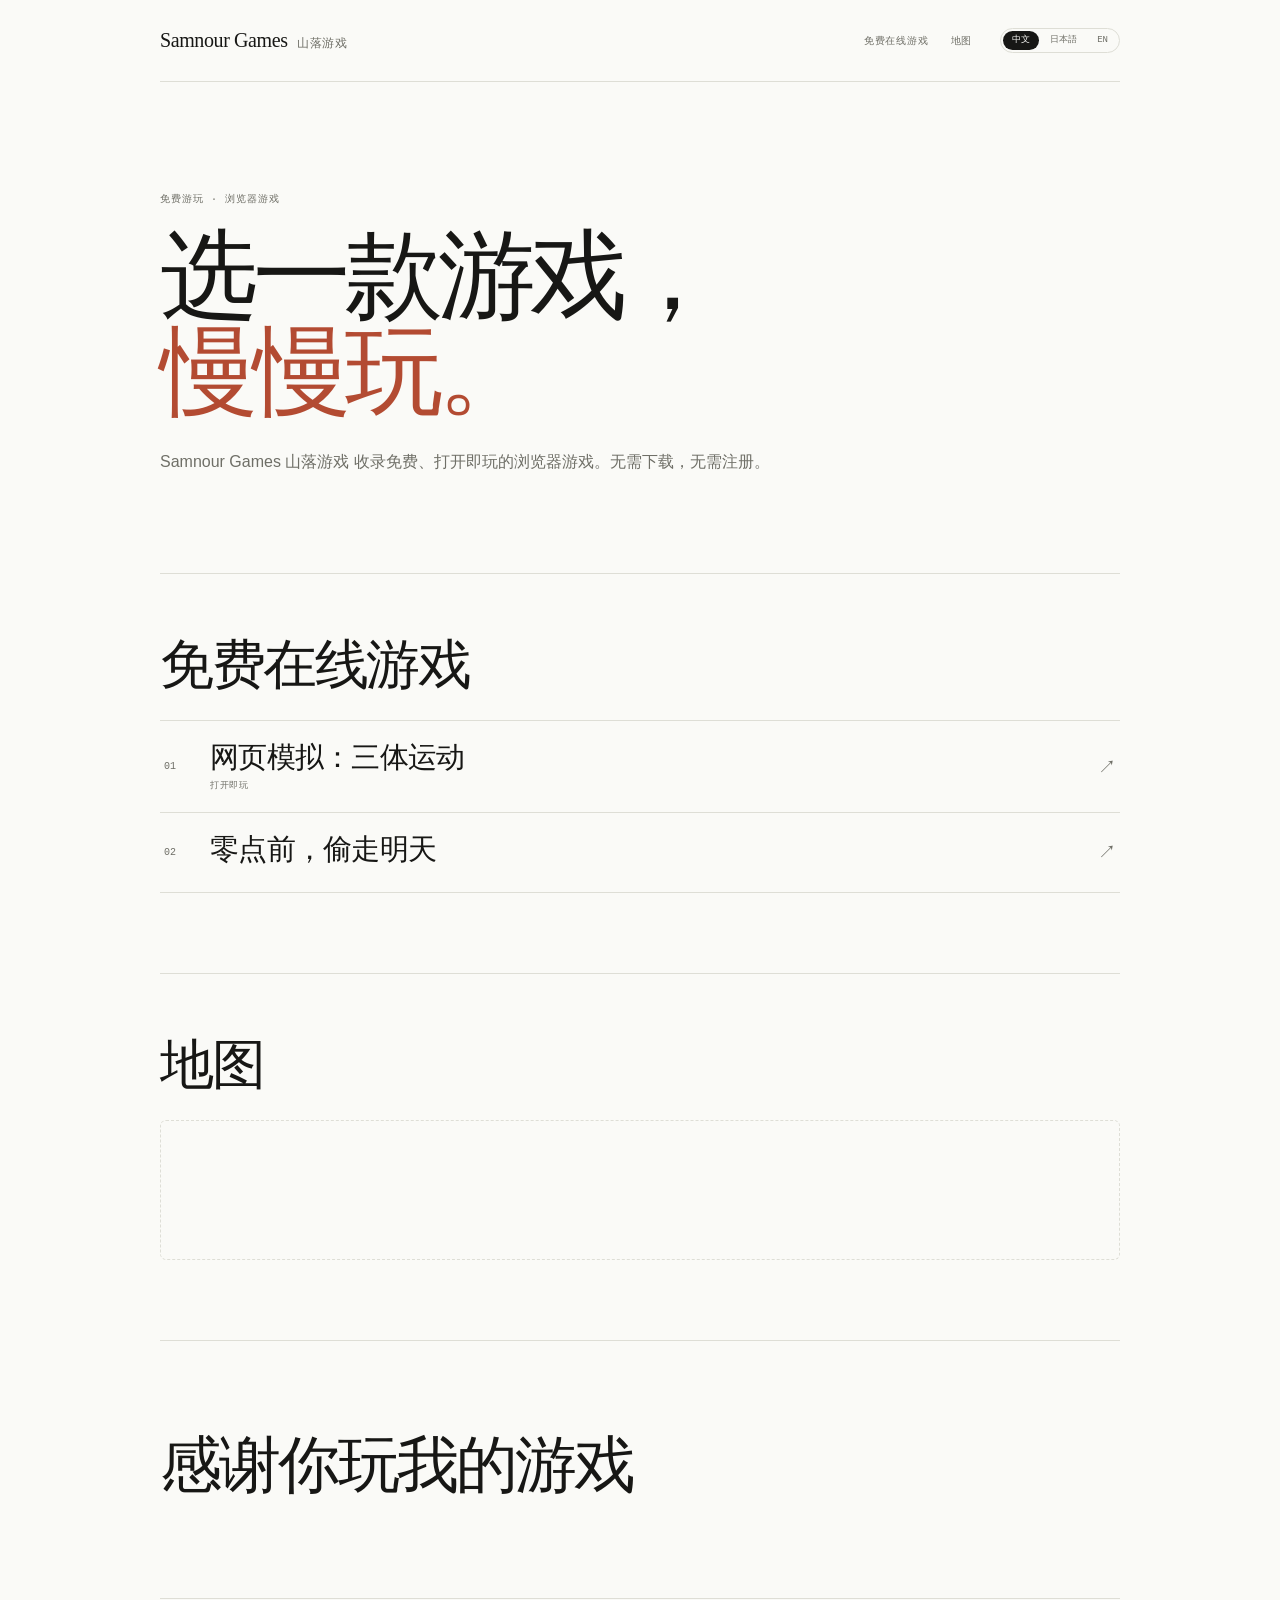
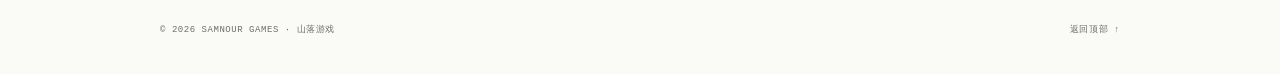
<file: index.html>
<!DOCTYPE html>
<html lang="zh-CN">
<head>
<meta charset="UTF-8">
<meta name="viewport" content="width=device-width,initial-scale=1">
<meta name="theme-color" content="#fafaf7">
<meta name="description" content="Samnour Games 山落游戏 — 免费在线游戏导航。">
<title>Samnour Games · 山落游戏</title>
<style>
:root{
  --bg:#fafaf7;
  --ink:#171715;
  --muted:#6f6f67;
  --line:#deded6;
  --soft:#f0f0eb;
  --accent:#b34b32;
  --serif:"Iowan Old Style","Palatino Linotype","Book Antiqua",Georgia,"Songti SC","Noto Serif SC","SimSun",serif;
  --sans:"Avenir Next","Segoe UI","Helvetica Neue",Arial,"PingFang SC","Microsoft YaHei",sans-serif;
  --mono:"SFMono-Regular",Consolas,"Liberation Mono",Menlo,monospace;
}
*{box-sizing:border-box}
html{scroll-behavior:smooth}
body{margin:0;color:var(--ink);background:var(--bg);font-family:var(--sans);-webkit-font-smoothing:antialiased}
a{color:inherit}
.wrap{width:min(960px,calc(100% - 48px));margin-inline:auto}
.skip{position:fixed;top:12px;left:12px;z-index:10;padding:8px 14px;color:var(--bg);background:var(--ink);border-radius:4px;transform:translateY(-160%)}
.skip:focus{transform:none}

.lang-input{position:absolute;width:1px;height:1px;margin:-1px;overflow:hidden;clip:rect(0 0 0 0);clip-path:inset(50%);white-space:nowrap}
.lang-ja,.lang-en{display:none}
#lang-ja:checked~.page .lang-zh,#lang-ja:checked~.page .lang-en{display:none}
#lang-ja:checked~.page .lang-ja{display:revert}
#lang-en:checked~.page .lang-zh,#lang-en:checked~.page .lang-ja{display:none}
#lang-en:checked~.page .lang-en{display:revert}

.site-header{display:flex;align-items:center;justify-content:space-between;gap:24px;padding-block:28px;border-bottom:1px solid var(--line)}
.brand{display:flex;align-items:baseline;gap:9px;text-decoration:none}
.brand strong{font-family:var(--serif);font-size:20px;font-weight:500;letter-spacing:-.02em}
.brand span{color:var(--muted);font-size:12px;letter-spacing:.08em}
.header-tools{display:flex;align-items:center;gap:28px}
.site-nav{display:flex;gap:22px}
.site-nav a{color:var(--muted);font-family:var(--mono);font-size:10px;letter-spacing:.08em;text-decoration:none;text-transform:uppercase}
.site-nav a:hover,.site-nav a:focus-visible{color:var(--ink)}
.lang-switch{display:flex;gap:2px;padding:2px;border:1px solid var(--line);border-radius:999px}
.lang-switch label{padding:5px 9px;color:var(--muted);border-radius:999px;font-family:var(--mono);font-size:9px;line-height:1;cursor:pointer;transition:color .15s,background .15s}
.lang-switch label:hover{color:var(--ink)}
#lang-zh:checked~.page .lang-switch label[for="lang-zh"],
#lang-ja:checked~.page .lang-switch label[for="lang-ja"],
#lang-en:checked~.page .lang-switch label[for="lang-en"]{color:var(--bg);background:var(--ink)}
#lang-zh:focus-visible~.page .lang-switch label[for="lang-zh"],
#lang-ja:focus-visible~.page .lang-switch label[for="lang-ja"],
#lang-en:focus-visible~.page .lang-switch label[for="lang-en"]{outline:1px solid var(--ink);outline-offset:2px}

.hero{padding-block:110px 96px}
.kicker{margin:0 0 22px;color:var(--muted);font-family:var(--mono);font-size:10px;letter-spacing:.1em;text-transform:uppercase}
.hero h1{margin:0;font-family:var(--serif);font-size:clamp(50px,8vw,98px);font-weight:400;letter-spacing:-.055em;line-height:.98}
.hero h1 em{color:var(--accent);font-style:normal}
.hero h1 .lang-en em{font-style:italic}
.hero h1 .lang-ja{font-size:.82em;line-height:1.05}
.hero-copy{max-width:620px;margin:28px 0 0;color:var(--muted);font-size:16px;line-height:1.8}

.section{padding-block:64px 80px;border-top:1px solid var(--line);scroll-margin-top:20px}
.section-head{display:flex;align-items:baseline;gap:18px;margin-bottom:28px}
.section-head h2{margin:0;font-family:var(--serif);font-size:clamp(34px,4.5vw,54px);font-weight:400;letter-spacing:-.045em;line-height:1}
.blank{height:140px;border:1px dashed var(--line);border-radius:6px}
.game-list{display:grid;border-top:1px solid var(--line)}
.game-entry{display:flex;align-items:center;gap:18px;padding:20px 4px;border-bottom:1px solid var(--line);text-decoration:none;transition:background .15s}
.game-index{width:28px;flex:none;color:var(--muted);font-family:var(--mono);font-size:10px}
.game-info{display:grid;gap:5px;min-width:0}
.game-info strong{font-family:var(--serif);font-size:clamp(21px,2.5vw,29px);font-weight:400;letter-spacing:-.025em;line-height:1.15}
.game-meta{color:var(--muted);font-family:var(--mono);font-size:9px;letter-spacing:.08em;text-transform:uppercase}
.game-arrow{margin-left:auto;color:var(--muted);font-size:18px;transition:color .15s,transform .15s}
.game-entry:hover,.game-entry:focus-visible{background:var(--soft)}
.game-entry:hover .game-arrow,.game-entry:focus-visible .game-arrow{color:var(--accent);transform:translate(2px,-2px)}

.thanks{padding-block:88px 96px;border-top:1px solid var(--line)}
.thanks h2{max-width:820px;margin:0;font-family:var(--serif);font-size:clamp(38px,5.4vw,62px);font-weight:400;letter-spacing:-.045em;line-height:1.18}

.site-footer{display:flex;align-items:center;justify-content:space-between;gap:20px;padding-block:24px 38px;border-top:1px solid var(--line);color:var(--muted);font-family:var(--mono);font-size:9px;letter-spacing:.06em;text-transform:uppercase}
.site-footer a{text-decoration:none}
.site-footer a:hover{color:var(--ink)}

@media(max-width:680px){
  .wrap{width:calc(100% - 32px)}
  .site-header{flex-wrap:wrap;gap:14px;padding-block:20px}
  .brand strong{font-size:18px}
  .brand span{display:none}
  .header-tools{width:100%;justify-content:space-between;gap:16px}
  .site-nav{gap:16px}
  .site-nav a{font-size:8px}
  .lang-switch label{padding:5px 8px}
  .hero{padding-block:70px 64px}
  .hero h1{font-size:clamp(40px,13vw,64px)}
  .hero-copy{font-size:15px}
  .section{padding-block:52px 64px}
  .blank{height:120px}
  .thanks{padding-block:64px 72px}
  .site-footer{align-items:flex-start;flex-direction:column;gap:8px}
}
@media(prefers-reduced-motion:reduce){
  html{scroll-behavior:auto}
  *,*::before,*::after{transition-duration:.01ms!important}
}
</style>
</head>
<body>
<input class="lang-input" type="radio" name="lang" id="lang-zh" checked>
<input class="lang-input" type="radio" name="lang" id="lang-ja">
<input class="lang-input" type="radio" name="lang" id="lang-en">

<div class="page">
  <a class="skip" href="#main"><span class="lang-zh">跳到正文</span><span class="lang-ja" lang="ja">本文へ</span><span class="lang-en">Skip to content</span></a>

  <div class="wrap">
    <header class="site-header">
      <a class="brand" href="#top"><strong>Samnour Games</strong><span>山落游戏</span></a>
      <div class="header-tools">
        <nav class="site-nav" aria-label="Main navigation">
          <a href="#games"><span class="lang-zh">免费在线游戏</span><span class="lang-ja">無料ゲーム</span><span class="lang-en">Free Online Games</span></a>
          <a href="#maps"><span class="lang-zh">地图</span><span class="lang-ja">マップ</span><span class="lang-en">Maps</span></a>
        </nav>
        <div class="lang-switch" role="group" aria-label="Language / 语言">
          <label for="lang-zh">中文</label>
          <label for="lang-ja">日本語</label>
          <label for="lang-en">EN</label>
        </div>
      </div>
    </header>
  </div>

  <main id="main">
    <div class="wrap">
      <section class="hero" id="top">
        <p class="kicker"><span class="lang-zh">免费游玩 · 浏览器游戏</span><span class="lang-ja">無料プレイ · ブラウザゲーム</span><span class="lang-en">Free to play · Browser games</span></p>
        <h1><span class="lang-zh">选一款游戏，<br><em>慢慢玩。</em></span><span class="lang-ja">ゲームを選んで、<br><em>のんびり遊ぼう。</em></span><span class="lang-en">Pick a game.<br><em>Stay a while.</em></span></h1>
        <p class="hero-copy"><span class="lang-zh">Samnour Games 山落游戏 收录免费、打开即玩的浏览器游戏。无需下载，无需注册。</span><span class="lang-ja" lang="ja">Samnour Games 山落游戏は、無料で遊べるブラウザゲームを集めたページです。ダウンロードも登録も不要です。</span><span class="lang-en" lang="en">Samnour Games is a small collection of free browser games. No downloads. No sign-ups. Just play.</span></p>
      </section>
    </div>

    <div class="wrap">
      <section class="section" id="games" aria-labelledby="games-title">
        <div class="section-head">
          <h2 id="games-title"><span class="lang-zh">免费在线游戏</span><span class="lang-ja">無料オンラインゲーム</span><span class="lang-en">Free Online Games</span></h2>
        </div>
        <div class="game-list">
          <a class="game-entry" href="games/three-body/" aria-label="网页模拟：三体运动 / Web Simulation: Three-Body Motion">
            <span class="game-index">01</span>
            <span class="game-info">
              <strong><span class="lang-zh">网页模拟：三体运动</span><span class="lang-ja">Webシミュレーション：三体運動</span><span class="lang-en">Web Simulation: Three-Body Motion</span></strong>
              <span class="game-meta"><span class="lang-zh">打开即玩</span><span class="lang-ja">すぐにプレイ</span><span class="lang-en">Play in browser</span></span>
            </span>
            <span class="game-arrow" aria-hidden="true">↗</span>
          </a>
          <a class="game-entry" href="games/steal-tomorrow/" aria-label="零点前，偷走明天 / 零時前、明日を盗め / Steal Tomorrow Before Midnight">
            <span class="game-index">02</span>
            <span class="game-info">
              <strong><span class="lang-zh">零点前，偷走明天</span><span class="lang-ja" lang="ja">零時前、明日を盗め</span><span class="lang-en">Steal Tomorrow Before Midnight</span></strong>
              <span class="game-meta"><span class="lang-zh"></span><span class="lang-ja" lang="ja">システム強盗 · 3 言語対応</span><span class="lang-en">Systemic heist · 3 languages</span></span>
            </span>
            <span class="game-arrow" aria-hidden="true">↗</span>
          </a>
        </div>
      </section>
    </div>

    <div class="wrap">
      <section class="section" id="maps" aria-labelledby="maps-title">
        <div class="section-head">
          <h2 id="maps-title"><span class="lang-zh">地图</span><span class="lang-ja">マップ</span><span class="lang-en">Maps</span></h2>
        </div>
        <!-- Add map links here when ready. -->
        <div class="blank" aria-hidden="true"></div>
      </section>
    </div>

    <div class="wrap">
      <section class="thanks" aria-labelledby="thanks-title">
        <h2 id="thanks-title"><span class="lang-zh">感谢你玩我的游戏</span><span class="lang-ja" lang="ja">私のゲームを遊んでくれてありがとう。</span><span class="lang-en" lang="en">Thank you for playing my game.</span></h2>
      </section>
    </div>
  </main>

  <div class="wrap">
    <footer class="site-footer">
      <span>© 2026 Samnour Games · 山落游戏</span>
      <a href="#top"><span class="lang-zh">返回顶部 ↑</span><span class="lang-ja" lang="ja">トップへ ↑</span><span class="lang-en">Back to top ↑</span></a>
    </footer>
  </div>
</div>
</body>
</html>
</file>
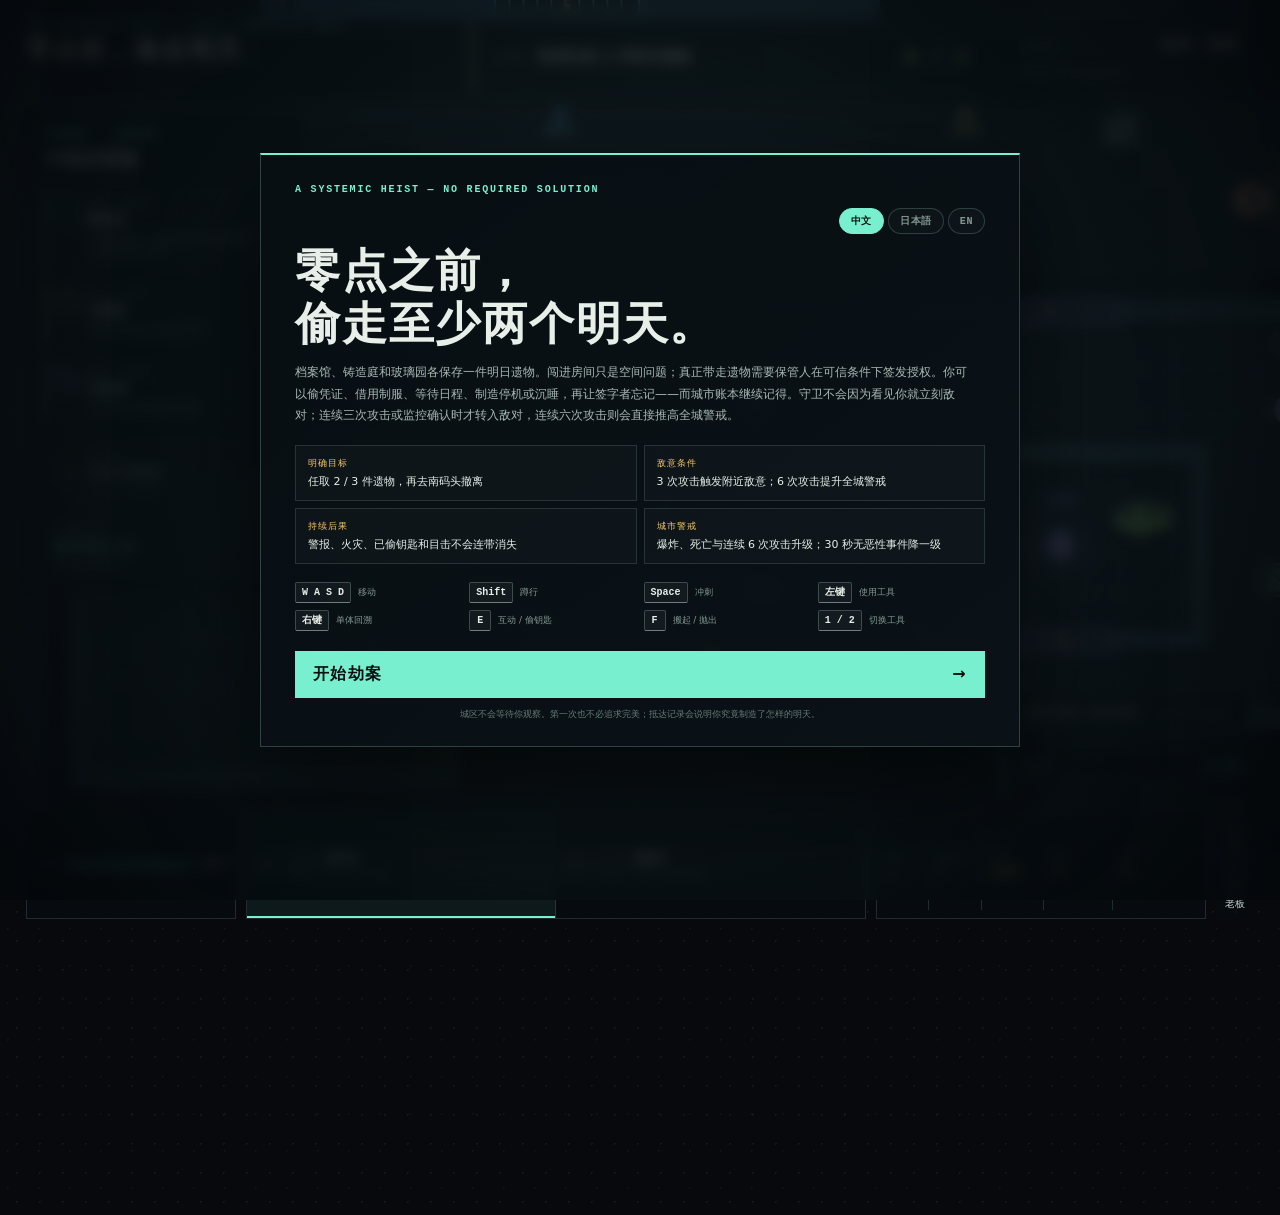
<file: games/steal-tomorrow/index.html>
<!doctype html>
<html lang="zh-CN">
<head>
  <meta charset="utf-8">
  <meta name="viewport" content="width=device-width, initial-scale=1">
  <meta name="theme-color" content="#07090d">
  <meta name="color-scheme" content="dark">
  <meta name="description" content="零依赖浏览器系统化劫案：在零点封锁前，从档案馆、铸造庭与玻璃园带走任意两件明日遗物，再抵达南码头。">
  <title>零点前，偷走明天</title>
  <link rel="icon" href="favicon.svg" type="image/svg+xml">
  <link rel="stylesheet" href="styles.css?v=20261028-3">
</head>
<body>
  <main id="shell">
    <canvas id="game" aria-label="零点前，偷走明天游戏画面"></canvas>
    <div id="grain" aria-hidden="true"></div>
    <div id="rewind-wash" aria-hidden="true"></div>

    <header id="topbar">
      <div class="brand">
        <div class="eyebrow">THE MIDNIGHT THEFT / LOCAL CAUSALITY ONLY</div>
        <h1>零点前，偷走明天</h1>
      </div>
      <div id="mission-strip">
        <span>主目标</span>
        <b id="mission-copy" data-i18n-skip>取得任意 2 件明日遗物</b>
        <em id="loot-count" data-i18n-skip>0 / 2</em>
      </div>
      <div id="clock-box">
        <span id="phase-name" data-i18n-skip>自由潜入</span>
        <b id="clock">05:00</b>
        <small>撤离艇将在零点后短暂停留</small>
      </div>
    </header>

    <aside id="objectives" class="panel">
      <div class="panel-kicker">任选顺序 · 任选手段</div>
      <h2>今晚的猎物</h2>
      <div id="objective-list" data-i18n-skip></div>
      <div id="escape-card" class="locked">
        <i></i>
        <div><span>最终目标</span><b>南码头撤离艇</b><small id="escape-note" data-i18n-skip>还需要 2 件遗物</small></div>
      </div>
      <div id="bonus-card">
        <span>本局附加委托</span><b id="bonus-title" data-i18n-skip>保持无人死亡</b><small id="bonus-note" data-i18n-skip>附加条件不会阻止撤离</small>
      </div>
    </aside>

    <aside id="target-panel" class="panel hidden">
      <div class="panel-kicker">准星中的独立历史</div>
      <div class="target-head"><h2 id="target-name" data-i18n-skip>—</h2><span id="target-kind" data-i18n-skip>—</span></div>
      <div class="history-row"><span>可回溯记录</span><b id="history-time">0.0 秒</b></div>
      <div class="history-bar"><i id="history-fill"></i></div>
      <p id="target-state" data-i18n-skip>—</p>
      <div class="target-rule"><kbd>右键按住</kbd><span>只撤销它；警报与旁人的行动继续</span></div>
    </aside>

    <section id="alert-panel">
      <div><span>全城警戒</span><b id="alert-label" data-i18n-skip>无人知晓</b></div>
      <div id="alert-pips"><i></i><i></i><i></i><i></i><i></i></div>
    </section>

    <section id="event-banner" class="hidden">
      <span id="event-code" data-i18n-skip>CITY EVENT</span>
      <b id="event-title" data-i18n-skip>事件标题</b>
      <p id="event-copy" data-i18n-skip>事件说明</p>
    </section>

    <section id="feed" data-i18n-skip aria-live="polite"></section>

    <section id="bottom-hud">
      <div id="vitals">
        <span>生命</span><i><b id="health-fill"></b></i><em id="health-value" data-i18n-skip>100</em>
      </div>
      <div id="tools">
        <button class="tool active" data-tool="rivet" type="button"><kbd>1</kbd><i class="rivet"></i><span><b>铆钉枪</b><small>破坏 · 推动 · 引爆</small></span></button>
        <button class="tool" data-tool="inductor" type="button"><kbd>2</kbd><i class="inductor"></i><span><b>感应针</b><small>击晕 · 干扰电子设备</small></span></button>
      </div>
      <div id="inventory">
        <div><span>钥匙</span><b id="key-count" data-i18n-skip>0</b></div>
        <div><span>破解器</span><b id="chip-count" data-i18n-skip>2</b></div>
        <div><span>档案</span><b id="archive-file" data-i18n-skip>未取得</b></div>
        <div><span>身份</span><b id="disguise-name" data-i18n-skip>无</b></div>
        <div><span>携带</span><b id="carry-name" data-i18n-skip>空</b></div>
      </div>
      <div id="context-hint" data-i18n-skip></div>
    </section>

    <div id="crosshair" aria-hidden="true"><i></i></div>

    <section id="start-screen" class="modal-layer">
      <article class="start-card">
        <div class="stamp">A SYSTEMIC HEIST — NO REQUIRED SOLUTION</div>
        <div class="lang-picker" role="group" aria-label="Language">
          <button type="button" data-lang="zh">中文</button>
          <button type="button" data-lang="ja" lang="ja">日本語</button>
          <button type="button" data-lang="en" lang="en">EN</button>
        </div>
        <h2>零点之前，<br>偷走至少两个明天。</h2>
        <p>档案馆、铸造庭和玻璃园各保存一件明日遗物。闯进房间只是空间问题；真正带走遗物需要保管人在可信条件下签发授权。你可以偷凭证、借用制服、等待日程、制造停机或沉睡，再让签字者忘记——而城市账本继续记得。守卫不会因为看见你就立刻敌对；连续三次攻击或监控确认时才转入敌对，连续六次攻击则会直接推高全城警戒。</p>
        <div class="brief-grid">
          <div><span>明确目标</span><b>任取 2 / 3 件遗物，再去南码头撤离</b></div>
          <div><span>敌意条件</span><b>3 次攻击触发附近敌意；6 次攻击提升全城警戒</b></div>
          <div><span>持续后果</span><b>警报、火灾、已偷钥匙和目击不会连带消失</b></div>
          <div><span>城市警戒</span><b>爆炸、死亡与连续 6 次攻击升级；30 秒无恶性事件降一级</b></div>
        </div>
        <div class="controls">
          <div><kbd>W A S D</kbd><span>移动</span></div>
          <div><kbd>Shift</kbd><span>蹲行</span></div>
          <div><kbd>Space</kbd><span>冲刺</span></div>
          <div><kbd>左键</kbd><span>使用工具</span></div>
          <div><kbd>右键</kbd><span>单体回溯</span></div>
          <div><kbd>E</kbd><span>互动 / 偷钥匙</span></div>
          <div><kbd>F</kbd><span>搬起 / 抛出</span></div>
          <div><kbd>1 / 2</kbd><span>切换工具</span></div>
        </div>
        <button id="start-button" type="button">开始劫案 <span>→</span></button>
        <small>城区不会等待你观察。第一次也不必追求完美；抵达记录会说明你究竟制造了怎样的明天。</small>
      </article>
    </section>

    <section id="result-screen" class="modal-layer hidden">
      <article class="result-card">
        <div class="stamp">MIDNIGHT LEDGER / 零点账本</div>
        <h2 id="result-title" data-i18n-skip>你带着明天离开了。</h2>
        <p id="result-story" data-i18n-skip></p>
        <div id="result-grid" data-i18n-skip></div>
        <div class="result-actions">
          <button id="restart-button" type="button">再偷一次</button>
          <button id="continue-button" type="button">留在城里实验</button>
        </div>
      </article>
    </section>

    <section id="pause-screen" class="modal-layer hidden">
      <article class="pause-card"><span>PAUSED</span><h2>城区暂时安静。</h2><p>按 Esc 返回劫案。</p></article>
    </section>
  </main>
  <script src="i18n-data.js?v=20261028-1"></script>
  <script src="i18n.js?v=20261028-1"></script>
  <script src="game.js?v=20261028-7"></script>
</body>
</html>
</file>
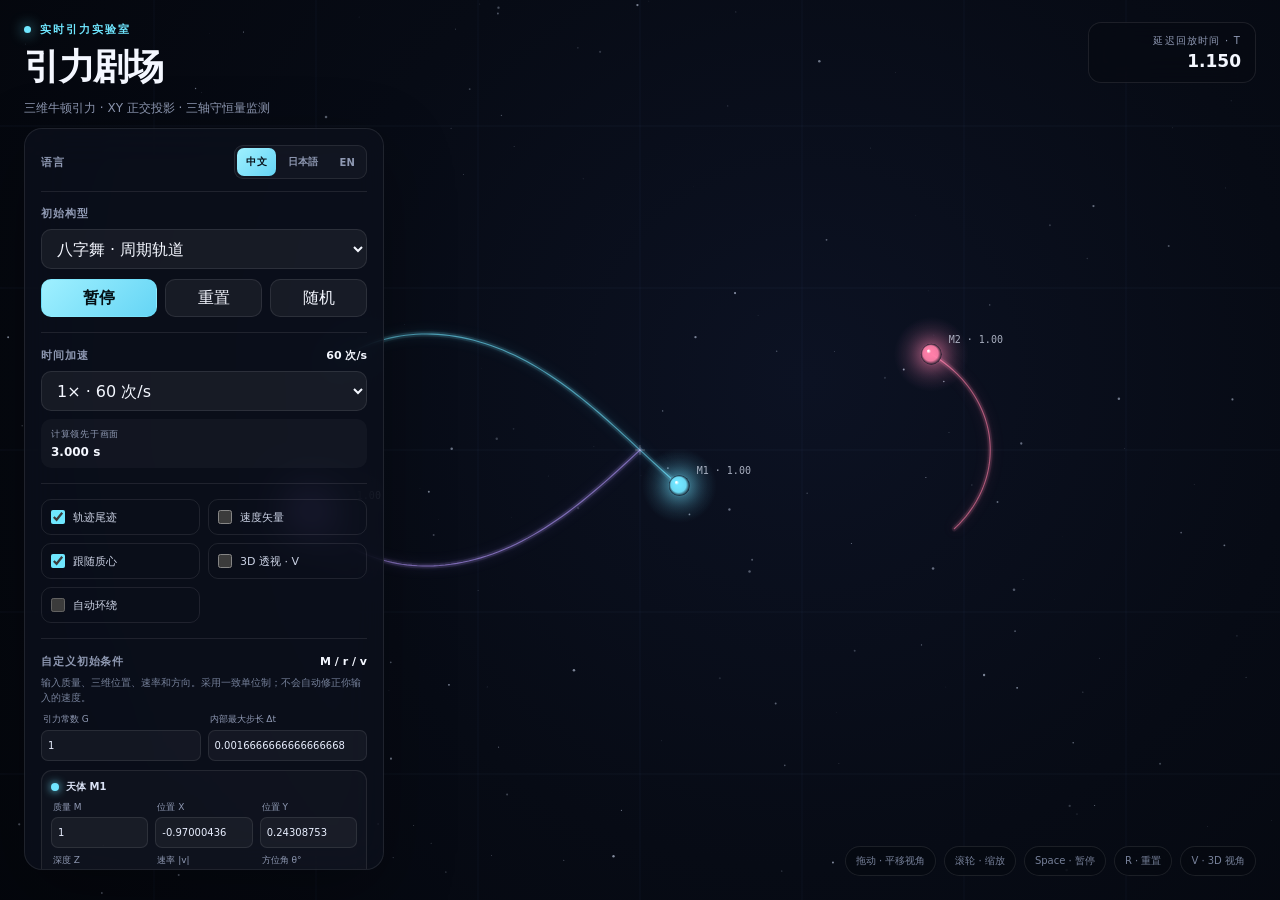
<file: games/three-body/index.html>
<!doctype html>
<html lang="zh-CN">
<head>
  <meta charset="utf-8">
  <meta name="viewport" content="width=device-width, initial-scale=1, viewport-fit=cover">
  <meta name="theme-color" content="#05070d">
  <title>引力剧场 · 三体模拟</title>
  <style>
    :root {
      color-scheme: dark;
      --bg: #05070d;
      --panel: rgba(12, 16, 28, 0.78);
      --panel-strong: rgba(16, 21, 36, 0.94);
      --line: rgba(255, 255, 255, 0.09);
      --text: #f4f7ff;
      --muted: #8f99b3;
      --cyan: #6fe7ff;
      --violet: #a28bff;
      --danger: #ff7b9d;
    }

    * { box-sizing: border-box; }

    html, body {
      width: 100%;
      height: 100%;
      margin: 0;
      overflow: hidden;
      background: var(--bg);
      color: var(--text);
      font-family: Inter, ui-sans-serif, system-ui, -apple-system, BlinkMacSystemFont,
        "Segoe UI", "PingFang SC", "Microsoft YaHei", sans-serif;
    }

    button, select, input { font: inherit; }

    #space {
      position: fixed;
      inset: 0;
      width: 100%;
      height: 100%;
      cursor: grab;
      touch-action: none;
    }

    #space.dragging { cursor: grabbing; }

    .topbar {
      position: fixed;
      z-index: 3;
      top: 22px;
      left: 24px;
      right: 24px;
      display: flex;
      align-items: flex-start;
      justify-content: space-between;
      pointer-events: none;
    }

    .brand { max-width: 460px; }

    .eyebrow {
      display: flex;
      align-items: center;
      gap: 9px;
      margin-bottom: 6px;
      color: var(--cyan);
      font-size: 11px;
      font-weight: 760;
      letter-spacing: .18em;
      text-transform: uppercase;
    }

    .pulse {
      width: 7px;
      height: 7px;
      border-radius: 50%;
      background: var(--cyan);
      box-shadow: 0 0 14px var(--cyan);
      animation: breathe 2.2s ease-in-out infinite;
    }

    @keyframes breathe { 50% { opacity: .45; transform: scale(.72); } }

    h1 {
      margin: 0;
      font-size: clamp(22px, 3vw, 36px);
      font-weight: 680;
      letter-spacing: -.035em;
    }

    .subtitle {
      margin-top: 7px;
      color: var(--muted);
      font-size: 12px;
      line-height: 1.55;
    }

    .time-card {
      min-width: 168px;
      padding: 11px 14px;
      border: 1px solid var(--line);
      border-radius: 13px;
      background: rgba(7, 10, 18, .62);
      backdrop-filter: blur(14px);
      text-align: right;
    }

    .time-card span {
      display: block;
      color: var(--muted);
      font-size: 10px;
      letter-spacing: .12em;
    }

    .time-card strong {
      display: block;
      margin-top: 3px;
      font-variant-numeric: tabular-nums;
      font-size: 17px;
      font-weight: 580;
    }

    .panel {
      position: fixed;
      z-index: 4;
      top: 128px;
      left: 24px;
      width: 360px;
      max-height: calc(100vh - 158px);
      overflow: auto;
      padding: 16px;
      border: 1px solid var(--line);
      border-radius: 18px;
      background: var(--panel);
      box-shadow: 0 22px 70px rgba(0, 0, 0, .32);
      backdrop-filter: blur(20px) saturate(130%);
      scrollbar-width: thin;
    }

    .section + .section {
      margin-top: 15px;
      padding-top: 15px;
      border-top: 1px solid var(--line);
    }

    .label-row {
      display: flex;
      justify-content: space-between;
      align-items: center;
      margin-bottom: 8px;
      color: var(--muted);
      font-size: 11px;
      font-weight: 650;
      letter-spacing: .08em;
    }

    .label-row output {
      color: var(--text);
      font-variant-numeric: tabular-nums;
      letter-spacing: 0;
    }

    .language-bar {
      display: flex;
      align-items: center;
      justify-content: space-between;
      gap: 12px;
      margin-bottom: 14px;
      padding-bottom: 12px;
      border-bottom: 1px solid var(--line);
    }

    .language-bar > span {
      color: var(--muted);
      font-size: 11px;
      font-weight: 650;
      letter-spacing: .08em;
    }

    .lang-switch {
      display: flex;
      gap: 3px;
      padding: 2px;
      border: 1px solid var(--line);
      border-radius: 9px;
      background: rgba(255, 255, 255, .03);
    }

    .lang-switch button {
      min-height: 28px;
      padding: 0 9px;
      border: 0;
      border-radius: 7px;
      color: var(--muted);
      background: transparent;
      font-size: 10px;
      font-weight: 650;
      letter-spacing: .02em;
    }

    .lang-switch button:hover {
      color: var(--text);
      border-color: transparent;
      background: rgba(255, 255, 255, .08);
    }

    .lang-switch button.active,
    .lang-switch button.active:hover {
      color: #071019;
      background: linear-gradient(135deg, #9ff0ff, #65d5f5);
    }

    select {
      width: 100%;
      height: 40px;
      padding: 0 11px;
      border: 1px solid var(--line);
      border-radius: 10px;
      outline: none;
      color: var(--text);
      background: rgba(255, 255, 255, .055);
      cursor: pointer;
    }

    select:focus { border-color: rgba(111, 231, 255, .42); }
    select + .stat { margin-top: 8px; }

    .button-row {
      display: grid;
      grid-template-columns: 1.2fr 1fr 1fr;
      gap: 8px;
      margin-top: 10px;
    }

    button {
      min-height: 38px;
      border: 1px solid var(--line);
      border-radius: 10px;
      color: var(--text);
      background: rgba(255, 255, 255, .055);
      cursor: pointer;
      transition: transform .15s ease, background .15s ease, border-color .15s ease;
    }

    button:hover {
      background: rgba(255, 255, 255, .10);
      border-color: rgba(255, 255, 255, .18);
    }

    button:active { transform: translateY(1px); }

    button.primary {
      border-color: rgba(111, 231, 255, .3);
      color: #041015;
      background: linear-gradient(135deg, #9ff0ff, #65d5f5);
      font-weight: 720;
    }

    button.primary:hover { background: linear-gradient(135deg, #c2f7ff, #78def9); }

    input[type="range"] {
      width: 100%;
      height: 4px;
      margin: 5px 0 1px;
      appearance: none;
      border-radius: 99px;
      outline: none;
      background: linear-gradient(90deg, var(--cyan) var(--fill, 25%), rgba(255,255,255,.11) 0);
    }

    input[type="range"]::-webkit-slider-thumb {
      width: 15px;
      height: 15px;
      appearance: none;
      border: 3px solid #071019;
      border-radius: 50%;
      background: #d9faff;
      box-shadow: 0 0 0 1px rgba(111, 231, 255, .35), 0 0 13px rgba(111, 231, 255, .35);
      cursor: pointer;
    }

    .switches {
      display: grid;
      grid-template-columns: 1fr 1fr;
      gap: 8px;
    }

    .switch {
      display: flex;
      align-items: center;
      gap: 8px;
      min-height: 36px;
      padding: 0 9px;
      border: 1px solid var(--line);
      border-radius: 10px;
      color: #cbd2e4;
      font-size: 11px;
      cursor: pointer;
      user-select: none;
    }

    .switch input {
      width: 14px;
      height: 14px;
      margin: 0;
      accent-color: var(--cyan);
    }

    .stats {
      display: grid;
      grid-template-columns: repeat(2, 1fr);
      gap: 8px;
    }

    .stat {
      padding: 9px 10px;
      border-radius: 10px;
      background: rgba(255, 255, 255, .035);
    }

    .stat span {
      display: block;
      margin-bottom: 4px;
      color: var(--muted);
      font-size: 9px;
      letter-spacing: .08em;
    }

    .stat strong {
      display: block;
      overflow: hidden;
      font-size: 12px;
      font-weight: 580;
      font-variant-numeric: tabular-nums;
      text-overflow: ellipsis;
    }

    .condition-note {
      margin: -2px 0 9px;
      color: #76819a;
      font-size: 10px;
      line-height: 1.5;
    }

    .unit-grid,
    .field-grid {
      display: grid;
      grid-template-columns: repeat(2, minmax(0, 1fr));
      gap: 7px;
    }

    .field-grid { grid-template-columns: repeat(3, minmax(0, 1fr)); }

    .body-editor {
      margin-top: 9px;
      padding: 9px;
      border: 1px solid var(--line);
      border-radius: 11px;
      background: rgba(255, 255, 255, .025);
    }

    .body-editor-title {
      display: flex;
      align-items: center;
      gap: 7px;
      margin-bottom: 8px;
      color: #dce4f7;
      font-size: 10px;
      font-weight: 650;
    }

    .body-mark {
      width: 8px;
      height: 8px;
      margin: 0;
      border-radius: 50%;
      background: var(--body-color);
      box-shadow: 0 0 8px var(--body-color);
    }

    .number-field {
      display: block;
      min-width: 0;
      color: var(--muted);
      font-size: 9px;
      line-height: 1.3;
    }

    .number-field span { display: block; margin: 0 0 4px 2px; }

    .number-field input {
      width: 100%;
      min-width: 0;
      height: 31px;
      padding: 0 6px;
      border: 1px solid var(--line);
      border-radius: 7px;
      outline: none;
      color: #e9efff;
      background: rgba(255, 255, 255, .045);
      font-size: 10px;
      font-variant-numeric: tabular-nums;
    }

    .number-field input:focus {
      border-color: rgba(111, 231, 255, .45);
      background: rgba(111, 231, 255, .07);
    }

    .apply-conditions { width: 100%; margin-top: 9px; }

    .legend {
      position: fixed;
      z-index: 3;
      right: 24px;
      bottom: 24px;
      display: flex;
      gap: 8px;
      pointer-events: none;
    }

    .hint {
      padding: 7px 10px;
      border: 1px solid var(--line);
      border-radius: 99px;
      color: #77819a;
      background: rgba(6, 9, 16, .58);
      font-size: 10px;
      backdrop-filter: blur(10px);
    }

    .toast {
      position: fixed;
      z-index: 8;
      left: 50%;
      bottom: 30px;
      padding: 9px 14px;
      border: 1px solid rgba(111, 231, 255, .18);
      border-radius: 99px;
      color: #dffaff;
      background: rgba(7, 14, 22, .88);
      font-size: 11px;
      opacity: 0;
      pointer-events: none;
      transform: translate(-50%, 12px);
      transition: .25s ease;
    }

    .toast.show { opacity: 1; transform: translate(-50%, 0); }

    @media (max-width: 720px) {
      .topbar { top: 16px; left: 16px; right: 16px; }
      .subtitle { display: none; }
      .time-card { min-width: 122px; padding: 8px 10px; }
      .time-card strong { font-size: 14px; }
      .panel {
        top: auto;
        left: 12px;
        right: 12px;
        bottom: 12px;
        width: auto;
        max-height: 43vh;
        padding: 13px;
      }
      .legend { display: none; }
      .section + .section { margin-top: 11px; padding-top: 11px; }
    }
  </style>
</head>
<body>
  <canvas id="space" aria-label="三体引力模拟画布"></canvas>

  <header class="topbar">
    <div class="brand">
      <div class="eyebrow"><i class="pulse"></i><span data-i18n="eyebrow">REAL-TIME GRAVITY LAB</span></div>
      <h1 data-i18n="title">引力剧场</h1>
      <div class="subtitle" id="modelDescription">三维牛顿万有引力 · Velocity Verlet 积分 · 实时守恒量监测</div>
    </div>
    <div class="time-card">
      <span data-i18n="delayTime">延迟回放时间 · T</span>
      <strong id="simTime">0.000</strong>
    </div>
  </header>

  <aside class="panel" aria-label="模拟控制台" data-i18n-aria="panelLabel">
    <div class="language-bar">
      <span data-i18n="language">语言</span>
      <div class="lang-switch" role="group" aria-label="语言" data-i18n-aria="language">
        <button type="button" data-set-lang="zh" class="active">中文</button>
        <button type="button" data-set-lang="ja">日本語</button>
        <button type="button" data-set-lang="en">EN</button>
      </div>
    </div>

    <section class="section">
      <div class="label-row"><span data-i18n="presetLabel">初始构型</span></div>
      <select id="preset">
        <option value="figure8" data-i18n="presetFigure8">八字舞 · 周期轨道</option>
        <option value="chaos" data-i18n="presetChaos">混沌三角 · 高敏感</option>
        <option value="binary" data-i18n="presetBinary">双星与访客 · 散射</option>
        <option value="planetary" data-i18n="presetPlanetary">层级系统 · 双行星</option>
        <option value="custom" disabled data-i18n="presetCustom">自定义初始条件</option>
      </select>
      <div class="button-row">
        <button class="primary" id="toggle">暂停</button>
        <button id="reset" data-i18n="reset">重置</button>
        <button id="random" data-i18n="random">随机</button>
      </div>
    </section>

    <section class="section">
      <div class="label-row"><span data-i18n="timeAccel">时间加速</span><output id="computeRate">60 次/s</output></div>
      <select id="timeScale" aria-label="时间加速倍率" data-i18n-aria="timeScaleAria">
        <option value="0.5">0.5× · 30 次/s</option>
        <option value="1" selected>1× · 60 次/s</option>
        <option value="2">2× · 120 次/s</option>
        <option value="4">4× · 240 次/s</option>
        <option value="8">8× · 480 次/s</option>
      </select>
      <div class="stat"><span data-i18n="bufferLead">计算领先于画面</span><strong id="bufferLead">3.000 s</strong></div>
    </section>

    <section class="section">
      <div class="switches">
        <label class="switch"><input id="trails" type="checkbox" checked><span data-i18n="trails">轨迹尾迹</span></label>
        <label class="switch"><input id="vectors" type="checkbox"><span data-i18n="vectors">速度矢量</span></label>
        <label class="switch"><input id="tracking" type="checkbox" checked><span data-i18n="tracking">跟随质心</span></label>
        <label class="switch"><input id="view3d" type="checkbox"><span data-i18n="view3d">3D 透视 · V</span></label>
        <label class="switch"><input id="autoOrbit" type="checkbox"><span data-i18n="autoOrbit">自动环绕</span></label>
      </div>
    </section>

    <section class="section">
      <div class="label-row"><span data-i18n="customInitial">自定义初始条件</span><output>M / r / v</output></div>
      <p class="condition-note" data-i18n="customNote">输入质量、三维位置、速率和方向。采用一致单位制；不会自动修正你输入的速度。</p>
      <div class="unit-grid">
        <label class="number-field"><span data-i18n="gConstant">引力常数 G</span><input id="gravityConstant" type="number" min="0" step="any" value="1"></label>
        <label class="number-field"><span data-i18n="maxStep">内部最大步长 Δt</span><input id="timeStep" type="number" min="0.0000001" step="any" value="0.0016666666666667"></label>
      </div>
      <div id="conditionRows"></div>
      <button class="primary apply-conditions" id="applyConditions" data-i18n="applyStrict">严格按输入初值从 T = 0 开始</button>
      <p class="condition-note" style="margin-top:8px" data-i18n="angleNote">方位角 θ：0° 指向 +X，90° 指向 +Y。仰角 φ：0° 位于 XY 平面，90° 指向 +Z。SI 制可填写 G = 6.67430e−11。</p>
    </section>

    <section class="section">
      <div class="label-row"><span data-i18n="systemStatus">系统状态</span><output id="bodyCount">3 个天体</output></div>
      <div class="stats">
        <div class="stat"><span data-i18n="totalEnergy">总能量 E</span><strong id="energy">—</strong></div>
        <div class="stat"><span data-i18n="drift">相对漂移 ΔE</span><strong id="drift">—</strong></div>
        <div class="stat"><span data-i18n="angularBase">角动量基准 |L₀|</span><strong id="angular">—</strong></div>
        <div class="stat"><span data-i18n="angularError">角动量误差 ΔL</span><strong id="angularDrift">—</strong></div>
        <div class="stat"><span data-i18n="comSpeed">质心速度</span><strong id="comSpeed">—</strong></div>
      </div>
    </section>
  </aside>

  <div class="legend">
    <span class="hint" data-i18n="legendDrag">拖动 · 平移视角</span>
    <span class="hint" data-i18n="legendWheel">滚轮 · 缩放</span>
    <span class="hint" data-i18n="legendSpace">Space · 暂停</span>
    <span class="hint" data-i18n="legendReset">R · 重置</span>
    <span class="hint" data-i18n="legend3d">V · 3D 视角</span>
  </div>
  <div class="toast" id="toast"></div>

  <script>
    (() => {
      'use strict';

      const canvas = document.querySelector('#space');
      const ctx = canvas.getContext('2d', { alpha: false });
      const $ = (selector) => document.querySelector(selector);
      const ui = {
        preset: $('#preset'), toggle: $('#toggle'), reset: $('#reset'), random: $('#random'),
        trails: $('#trails'), bufferLead: $('#bufferLead'),
        timeScale: $('#timeScale'), computeRate: $('#computeRate'),
        vectors: $('#vectors'), tracking: $('#tracking'),
        view3d: $('#view3d'), autoOrbit: $('#autoOrbit'), modelDescription: $('#modelDescription'),
        simTime: $('#simTime'), energy: $('#energy'), drift: $('#drift'),
        angular: $('#angular'), angularDrift: $('#angularDrift'),
        comSpeed: $('#comSpeed'), bodyCount: $('#bodyCount'),
        conditionRows: $('#conditionRows'), applyConditions: $('#applyConditions'),
        gravityConstant: $('#gravityConstant'), timeStep: $('#timeStep'),
        toast: $('#toast')
      };

      const DEFAULT_G = 1;
      const DEFAULT_STEP = 1 / 600;
      const REALTIME_HZ = 60;
      const FRAME_INTERVAL = 1 / REALTIME_HZ;
      const REPLAY_DELAY = 3;
      const PRECOMPUTE_SAMPLES = REALTIME_HZ * REPLAY_DELAY;
      const MIN_STEP_RATIO = 1e-6;
      const ENCOUNTER_SAFETY = 0.025;
      const MAX_TRAIL_POINTS = 900;
      const COLORS = ['#71e5ff', '#ff7fa8', '#b79aff'];
      const I18N = {
        zh: {
          pageTitle: '引力剧场 · 三体模拟',
          canvasLabel: '三体引力模拟画布',
          language: '语言',
          eyebrow: '实时引力实验室',
          title: '引力剧场',
          delayTime: '延迟回放时间 · T',
          panelLabel: '模拟控制台',
          presetLabel: '初始构型',
          presetFigure8: '八字舞 · 周期轨道',
          presetChaos: '混沌三角 · 高敏感',
          presetBinary: '双星与访客 · 散射',
          presetPlanetary: '层级系统 · 双行星',
          presetCustom: '自定义初始条件',
          pause: '暂停',
          resume: '继续',
          reset: '重置',
          random: '随机',
          timeAccel: '时间加速',
          timeScaleAria: '时间加速倍率',
          rate: '{n} 次/s',
          bufferLead: '计算领先于画面',
          trails: '轨迹尾迹',
          vectors: '速度矢量',
          tracking: '跟随质心',
          view3d: '3D 透视 · V',
          autoOrbit: '自动环绕',
          customInitial: '自定义初始条件',
          customNote: '输入质量、三维位置、速率和方向。采用一致单位制；不会自动修正你输入的速度。',
          gConstant: '引力常数 G',
          maxStep: '内部最大步长 Δt',
          applyStrict: '严格按输入初值从 T = 0 开始',
          angleNote: '方位角 θ：0° 指向 +X，90° 指向 +Y。仰角 φ：0° 位于 XY 平面，90° 指向 +Z。SI 制可填写 G = 6.67430e−11。',
          systemStatus: '系统状态',
          bodyCount: '{n} 个天体',
          totalEnergy: '总能量 E',
          drift: '相对漂移 ΔE',
          angularBase: '角动量基准 |L₀|',
          angularError: '角动量误差 ΔL',
          comSpeed: '质心速度',
          legendDrag: '拖动 · 平移视角',
          legendWheel: '滚轮 · 缩放',
          legendSpace: 'Space · 暂停',
          legendReset: 'R · 重置',
          legend3d: 'V · 3D 视角',
          bodyTitle: '天体 M{n}',
          mass: '质量 M',
          posX: '位置 X',
          posY: '位置 Y',
          posZ: '深度 Z',
          speed: '速率 |v|',
          azimuth: '方位角 θ°',
          elevation: '仰角 φ°',
          bodyAria: '天体 {n} {label}',
          model2d: '三维牛顿引力 · XY 正交投影 · 三轴守恒量监测',
          model3d: '三维牛顿引力 · 透视轨道相机 · 三轴守恒量监测',
          presetNameFigure8: '八字舞',
          presetNameChaos: '混沌三角',
          presetNameBinary: '双星与访客',
          presetNamePlanetary: '层级系统',
          toastNearLimit: '近距离引力使所需步长低于数值极限，模拟已暂停',
          toastSubsteps: '单个 60 Hz 节拍需要过多子步，模拟已暂停',
          toastBuffered: '已预算 3 秒；正以 {n} 次/s 延迟回放',
          toastPreset: '「{name}」已预算 3 秒并以 {scale}× 回放',
          toastReset: '已重新预算 3 秒并从 T = 0 以 {scale}× 回放',
          toastRandom: '随机系统已预算 3 秒并以 {scale}× 回放',
          toastSingularity: '点质量位置重合：牛顿引力在此处为奇点，模拟已暂停',
          toastInvalidG: '参数无效：G 与固定步长必须是大于 0 的有限数值',
          toastInvalidBody: '参数无效：质量须大于 0、速率须非负、仰角须在 −90° 至 90°',
          toastCoincident: '参数无效：两个点质量不能处在完全相同的位置',
          toastRate: '{scale}×：每个现实秒计算并呈现 {n} 个固定物理节拍',
          toast3d: '3D 视角：拖动环绕，Shift + 拖动平移，滚轮缩放',
          toast2d: '已返回 XY 平面正交视图'
        },
        ja: {
          pageTitle: '重力劇場 · 三体シミュレーション',
          canvasLabel: '三体重力シミュレーションのキャンバス',
          language: '言語',
          eyebrow: 'リアルタイム重力ラボ',
          title: '重力劇場',
          delayTime: '遅延再生時間 · T',
          panelLabel: 'シミュレーション操作パネル',
          presetLabel: '初期配置',
          presetFigure8: '8の字ダンス · 周期軌道',
          presetChaos: 'カオス三角 · 高感度',
          presetBinary: '連星と訪問者 · 散乱',
          presetPlanetary: '階層系 · 二重惑星',
          presetCustom: 'カスタム初期条件',
          pause: '一時停止',
          resume: '再開',
          reset: 'リセット',
          random: 'ランダム',
          timeAccel: '時間加速',
          timeScaleAria: '時間加速倍率',
          rate: '{n} 回/秒',
          bufferLead: '計算が画面より先行',
          trails: '軌道トレイル',
          vectors: '速度ベクトル',
          tracking: '重心を追従',
          view3d: '3D パース · V',
          autoOrbit: '自動周回',
          customInitial: 'カスタム初期条件',
          customNote: '質量、3次元位置、速度、方向を入力します。一貫した単位系を使用し、入力した速度は自動補正されません。',
          gConstant: '重力定数 G',
          maxStep: '内部最大ステップ Δt',
          applyStrict: '入力した初期値で T = 0 から開始',
          angleNote: '方位角 θ：0° は +X、90° は +Y。仰角 φ：0° は XY 平面、90° は +Z。SI 単位系では G = 6.67430e−11 を入力できます。',
          systemStatus: 'システム状態',
          bodyCount: '{n} 天体',
          totalEnergy: '全エネルギー E',
          drift: '相対ドリフト ΔE',
          angularBase: '角運動量基準 |L₀|',
          angularError: '角運動量誤差 ΔL',
          comSpeed: '重心速度',
          legendDrag: 'ドラッグ · 視点移動',
          legendWheel: 'ホイール · ズーム',
          legendSpace: 'Space · 一時停止',
          legendReset: 'R · リセット',
          legend3d: 'V · 3D 視点',
          bodyTitle: '天体 M{n}',
          mass: '質量 M',
          posX: '位置 X',
          posY: '位置 Y',
          posZ: '深さ Z',
          speed: '速度 |v|',
          azimuth: '方位角 θ°',
          elevation: '仰角 φ°',
          bodyAria: '天体 {n} {label}',
          model2d: '3次元ニュートン重力 · XY 正投影 · 三軸保存量モニター',
          model3d: '3次元ニュートン重力 · 透視軌道カメラ · 三軸保存量モニター',
          presetNameFigure8: '8の字ダンス',
          presetNameChaos: 'カオス三角',
          presetNameBinary: '連星と訪問者',
          presetNamePlanetary: '階層系',
          toastNearLimit: '近接重力により必要ステップが数値限界を下回ったため、シミュレーションを一時停止しました。',
          toastSubsteps: '1つの 60 Hz ティックに必要なサブステップが多すぎるため、シミュレーションを一時停止しました。',
          toastBuffered: '3秒分をバッファ済み。{n} 回/秒で遅延再生中です。',
          toastPreset: '「{name}」を3秒分バッファし、{scale}×で再生中です。',
          toastReset: 'T = 0 から3秒分を再バッファし、{scale}×で再生中です。',
          toastRandom: 'ランダム系を3秒分バッファし、{scale}×で再生中です。',
          toastSingularity: '質点が同一位置に重なりました。ニュートン重力が特異点となるため、一時停止しました。',
          toastInvalidG: '無効なパラメータ：G と固定ステップは 0 より大きい有限値である必要があります。',
          toastInvalidBody: '無効なパラメータ：質量は 0 より大きく、速度は 0 以上、仰角は −90° から 90° の範囲で入力してください。',
          toastCoincident: '無効なパラメータ：2つの質点を同じ位置に置くことはできません。',
          toastRate: '{scale}×：現実の1秒ごとに {n} 個の固定物理ステップを計算・表示します。',
          toast3d: '3D 視点：ドラッグで周回、Shift + ドラッグで移動、ホイールでズーム。',
          toast2d: 'XY 平面の正投影ビューに戻りました。'
        },
        en: {
          pageTitle: 'Gravity Theatre · Three-Body Simulation',
          canvasLabel: 'Three-body gravity simulation canvas',
          language: 'Language',
          eyebrow: 'REAL-TIME GRAVITY LAB',
          title: 'Gravity Theatre',
          delayTime: 'Delayed replay time · T',
          panelLabel: 'Simulation controls',
          presetLabel: 'Initial configuration',
          presetFigure8: 'Figure-eight · Periodic orbit',
          presetChaos: 'Chaotic triangle · Sensitive',
          presetBinary: 'Binary & visitor · Scattering',
          presetPlanetary: 'Hierarchical system · Two planets',
          presetCustom: 'Custom initial conditions',
          pause: 'Pause',
          resume: 'Resume',
          reset: 'Reset',
          random: 'Random',
          timeAccel: 'Time acceleration',
          timeScaleAria: 'Time acceleration rate',
          rate: '{n} steps/s',
          bufferLead: 'Compute ahead of view',
          trails: 'Orbit trails',
          vectors: 'Velocity vectors',
          tracking: 'Follow center of mass',
          view3d: '3D perspective · V',
          autoOrbit: 'Auto orbit',
          customInitial: 'Custom initial conditions',
          customNote: 'Enter mass, 3D position, speed, and direction. Use a consistent unit system; your velocities are not auto-corrected.',
          gConstant: 'Gravitational constant G',
          maxStep: 'Max internal step Δt',
          applyStrict: 'Start from T = 0 with exact inputs',
          angleNote: 'Azimuth θ: 0° points to +X, 90° to +Y. Elevation φ: 0° lies in the XY plane, 90° points to +Z. For SI units, enter G = 6.67430e−11.',
          systemStatus: 'System status',
          bodyCount: '{n} bodies',
          totalEnergy: 'Total energy E',
          drift: 'Relative drift ΔE',
          angularBase: 'Angular momentum |L₀|',
          angularError: 'Angular momentum error ΔL',
          comSpeed: 'Center-of-mass speed',
          legendDrag: 'Drag · Pan view',
          legendWheel: 'Wheel · Zoom',
          legendSpace: 'Space · Pause',
          legendReset: 'R · Reset',
          legend3d: 'V · 3D view',
          bodyTitle: 'Body M{n}',
          mass: 'Mass M',
          posX: 'Position X',
          posY: 'Position Y',
          posZ: 'Depth Z',
          speed: 'Speed |v|',
          azimuth: 'Azimuth θ°',
          elevation: 'Elevation φ°',
          bodyAria: 'Body {n} {label}',
          model2d: '3D Newtonian gravity · XY orthographic projection · three-axis conservation monitor',
          model3d: '3D Newtonian gravity · perspective orbital camera · three-axis conservation monitor',
          presetNameFigure8: 'Figure-eight',
          presetNameChaos: 'Chaotic triangle',
          presetNameBinary: 'Binary & visitor',
          presetNamePlanetary: 'Hierarchical system',
          toastNearLimit: 'Close-range gravity requires a step below the numerical limit. Simulation paused.',
          toastSubsteps: 'A single 60 Hz tick requires too many substeps. Simulation paused.',
          toastBuffered: 'Buffered 3 s; replaying at {n} steps/s.',
          toastPreset: '"{name}" buffered for 3 s and replaying at {scale}×.',
          toastReset: 'Rebuffered 3 s from T = 0 and replaying at {scale}×.',
          toastRandom: 'Random system buffered for 3 s and replaying at {scale}×.',
          toastSingularity: 'Point masses coincide. Newtonian gravity is singular here. Simulation paused.',
          toastInvalidG: 'Invalid parameters: G and the fixed step must be finite values greater than 0.',
          toastInvalidBody: 'Invalid parameters: mass must be > 0, speed must be non-negative, and elevation must be between −90° and 90°.',
          toastCoincident: 'Invalid parameters: two point masses cannot occupy the same position.',
          toastRate: '{scale}×: computing and displaying {n} fixed physics steps per real second.',
          toast3d: '3D view: drag to orbit, Shift + drag to pan, wheel to zoom.',
          toast2d: 'Returned to the XY orthographic view.'
        }
      };
      const LANGS = ['zh', 'ja', 'en'];
      let storedLang = null;
      try { storedLang = localStorage.getItem('samnour-three-body-lang'); } catch (error) { storedLang = null; }
      const requestedLang = new URLSearchParams(location.search).get('lang') || storedLang;
      let language = LANGS.includes(requestedLang) ? requestedLang : 'zh';

      function tr(key, vars = {}) {
        const template = (I18N[language] && I18N[language][key]) ?? I18N.zh[key] ?? key;
        return template.replace(/\{(\w+)\}/g, (_, name) => vars[name] ?? '');
      }
      const state = {
        bodies: [],
        renderBodies: [],
        replayBuffer: [],
        playbackTrails: [],
        playbackTime: 0,
        initialSnapshot: null,
        initialEnergy: 0,
        initialAngular: { x: 0, y: 0, z: 0 },
        gravityConstant: DEFAULT_G,
        fixedStep: DEFAULT_STEP,
        time: 0,
        lastFrame: performance.now(),
        running: true,
        timeScale: 1,
        realtimeAccumulator: 0,
        statsClock: 0,
        singularityReported: false,
        view3D: false,
        camera: {
          x: 0, y: 0, z: 0, scale: 180,
          targetX: 0, targetY: 0, targetZ: 0,
          yaw: -0.58, pitch: 0.58, focalLength: 6.5
        },
        drag: null,
        stars: [],
        toastTimer: null
      };

      const PRESETS = {
        figure8: {
          name: '八字舞', nameKey: 'presetNameFigure8', scale: 0.36,
          bodies: [
            [1, -0.97000436,  0.24308753, 0,  0.466203685,  0.43236573, 0],
            [1,  0.97000436, -0.24308753, 0,  0.466203685,  0.43236573, 0],
            [1,  0,           0,          0, -0.93240737, -0.86473146, 0]
          ]
        },
        chaos: {
          name: '混沌三角', nameKey: 'presetNameChaos', scale: 0.32,
          bodies: [
            [1.18, -0.92, -0.18, -0.26,  0.24,  0.48,  0.13],
            [0.92,  0.79, -0.42,  0.18, -0.46,  0.28, -0.09],
            [1.06,  0.16,  0.94,  0.09,  0.19, -0.71, -0.07]
          ]
        },
        binary: {
          name: '双星与访客', nameKey: 'presetNameBinary', scale: 0.23,
          bodies: [
            [2.6, -0.52, 0, 0, 0, -0.94, -0.28],
            [2.6,  0.52, 0, 0, 0,  0.94,  0.28],
            [0.72, -3.15, 0.92, -0.55, 1.78, -0.12, 0.22]
          ]
        },
        planetary: {
          name: '层级系统', nameKey: 'presetNamePlanetary', scale: 0.2,
          bodies: [
            [14, 0, 0, 0, 0, 0, 0],
            [0.42, 1.35, 0, 0.18, 0, 3.15, 0.42],
            [0.64, -2.1, 0, -0.24, 0, -2.49, 0.33]
          ]
        }
      };

      function updateTimeScaleOptions() {
        [...ui.timeScale.options].forEach((option) => {
          const operations = REALTIME_HZ * Number(option.value);
          option.textContent = `${option.value}× · ${tr('rate', { n: operations })}`;
        });
      }

      function updateToggleLabel() {
        ui.toggle.textContent = tr(state.running ? 'pause' : 'resume');
      }

      function setLanguage(next, persist = true) {
        language = LANGS.includes(next) ? next : 'zh';
        if (persist) {
          try { localStorage.setItem('samnour-three-body-lang', language); } catch (error) { /* ignore */ }
        }
        document.documentElement.lang = language === 'zh' ? 'zh-CN' : language;
        document.title = tr('pageTitle');
        canvas.setAttribute('aria-label', tr('canvasLabel'));
        document.querySelectorAll('[data-i18n]').forEach((element) => {
          element.textContent = tr(element.dataset.i18n);
        });
        document.querySelectorAll('[data-i18n-aria]').forEach((element) => {
          element.setAttribute('aria-label', tr(element.dataset.i18nAria));
        });
        document.querySelectorAll('[data-set-lang]').forEach((button) => {
          const active = button.dataset.setLang === language;
          button.classList.toggle('active', active);
          button.setAttribute('aria-pressed', String(active));
        });
        updateTimeScaleOptions();
        updateTimeScale(false);
        updateToggleLabel();
        set3DView(state.view3D, false);
        populateInitialEditor(true);
        updateStats(true);
      }

      function makeBody([mass, x, y, z, vx, vy, vz], index) {
        return {
          id: `${Date.now()}-${index}-${Math.random()}`,
          mass, x, y, z, vx, vy, vz, ax: 0, ay: 0, az: 0,
          color: COLORS[index % COLORS.length],
          trail: [],
          radius: 0.032 * Math.cbrt(mass) + 0.018
        };
      }

      function cloneBodies(bodies) {
        return bodies.map((body) => ({ ...body, trail: body.trail.map((p) => ({ ...p })) }));
      }

      function visibleBodies() {
        return state.renderBodies.length ? state.renderBodies : state.bodies;
      }

      function capturePhysicsSnapshot() {
        return {
          time: state.time,
          bodies: state.bodies.map((body) => ({ ...body, trail: [] }))
        };
      }

      function showReplaySnapshot(snapshot, recordTrail = true) {
        state.playbackTime = snapshot.time;
        if (state.playbackTrails.length !== snapshot.bodies.length) {
          state.playbackTrails = snapshot.bodies.map(() => []);
        }
        state.renderBodies = snapshot.bodies.map((body, index) => {
          const trail = state.playbackTrails[index];
          if (recordTrail) {
            trail.push({ x: body.x, y: body.y, z: body.z });
            if (trail.length > MAX_TRAIL_POINTS) trail.shift();
          }
          return { ...body, trail };
        });
      }

      function advancePhysicsBy(duration) {
        let remaining = duration;
        let internalSteps = 0;
        while (remaining > Math.max(1e-14, duration * 1e-12)) {
          const adaptiveStep = adaptiveStepLimit();
          if (!Number.isFinite(adaptiveStep) || adaptiveStep < state.fixedStep * MIN_STEP_RATIO) {
            state.running = false;
            updateToggleLabel();
            showToast(tr('toastNearLimit'));
            return false;
          }
          const step = Math.min(state.fixedStep, adaptiveStep, remaining);
          integrate(step);
          remaining -= step;
          internalSteps++;
          if (!state.running || internalSteps > 50000) {
            state.running = false;
            updateToggleLabel();
            if (internalSteps > 50000) showToast(tr('toastSubsteps'));
            return false;
          }
        }
        return true;
      }

      function initializeReplayBuffer() {
        state.replayBuffer = [];
        state.playbackTrails = state.bodies.map(() => []);
        state.renderBodies = [];
        state.playbackTime = 0;
        state.realtimeAccumulator = 0;
        state.running = true;
        updateToggleLabel();
        showReplaySnapshot(capturePhysicsSnapshot());
        for (let sample = 0; sample < PRECOMPUTE_SAMPLES; sample++) {
          if (!advancePhysicsBy(FRAME_INTERVAL)) break;
          state.replayBuffer.push(capturePhysicsSnapshot());
        }
        const lead = state.time - state.playbackTime;
        ui.bufferLead.textContent = `${lead.toFixed(3)} s`;
        return state.replayBuffer.length === PRECOMPUTE_SAMPLES;
      }

      function removeSystemDrift(bodies) {
        const totalMass = bodies.reduce((sum, b) => sum + b.mass, 0);
        const px = bodies.reduce((sum, b) => sum + b.mass * b.vx, 0) / totalMass;
        const py = bodies.reduce((sum, b) => sum + b.mass * b.vy, 0) / totalMass;
        const pz = bodies.reduce((sum, b) => sum + b.mass * b.vz, 0) / totalMass;
        bodies.forEach((b) => { b.vx -= px; b.vy -= py; b.vz -= pz; });
      }

      function setConservationBaseline() {
        const d = diagnostics();
        state.initialEnergy = d.energy;
        state.initialAngular = { ...d.angularVector };
        state.singularityReported = false;
      }

      function formatConditionValue(value) {
        if (value === 0) return '0';
        if (Math.abs(value) >= 1e6 || Math.abs(value) < 1e-5) return value.toExponential(8);
        return Number(value.toPrecision(9)).toString();
      }

      function populateInitialEditor(preserveValues = false) {
        const previousValues = preserveValues
          ? [...ui.conditionRows.querySelectorAll('.body-editor')].map((row) => Object.fromEntries(
              [...row.querySelectorAll('[data-field]')].map((input) => [input.dataset.field, input.value])
            ))
          : null;
        ui.gravityConstant.value = state.gravityConstant;
        ui.timeStep.value = state.fixedStep;
        ui.conditionRows.innerHTML = state.bodies.map((b, index) => {
          const speed = Math.hypot(b.vx, b.vy, b.vz);
          const azimuth = speed === 0 ? 0 : Math.atan2(b.vy, b.vx) * 180 / Math.PI;
          const elevation = speed === 0 ? 0 : Math.asin(Math.max(-1, Math.min(1, b.vz / speed))) * 180 / Math.PI;
          const field = (label, name, value, attributes = '') => `
            <label class="number-field"><span>${label}</span>
              <input type="number" step="any" data-field="${name}" value="${formatConditionValue(value)}" ${attributes} aria-label="${tr('bodyAria', { n: index + 1, label })}">
            </label>`;
          return `
          <div class="body-editor" data-index="${index}">
            <div class="body-editor-title"><i class="body-mark" style="--body-color:${b.color}"></i>${tr('bodyTitle', { n: index + 1 })}</div>
            <div class="field-grid">
              ${field(tr('mass'), 'mass', b.mass, 'min="0"')}
              ${field(tr('posX'), 'x', b.x)}
              ${field(tr('posY'), 'y', b.y)}
              ${field(tr('posZ'), 'z', b.z)}
              ${field(tr('speed'), 'speed', speed, 'min="0"')}
              ${field(tr('azimuth'), 'azimuth', azimuth)}
              ${field(tr('elevation'), 'elevation', elevation, 'min="-90" max="90"')}
            </div>
          </div>
        `;
        }).join('');
        if (previousValues) {
          [...ui.conditionRows.querySelectorAll('.body-editor')].forEach((row, index) => {
            const values = previousValues[index];
            if (!values) return;
            row.querySelectorAll('[data-field]').forEach((input) => {
              if (values[input.dataset.field] !== undefined) input.value = values[input.dataset.field];
            });
          });
        }
      }

      function applyInitialConditions() {
        const rows = [...ui.conditionRows.querySelectorAll('.body-editor')];
        const values = rows.map((row) => {
          const read = (field) => Number(row.querySelector(`[data-field="${field}"]`).value);
          return {
            mass: read('mass'), x: read('x'), y: read('y'), z: read('z'),
            speed: read('speed'), azimuth: read('azimuth'), elevation: read('elevation')
          };
        });
        const gravityConstant = Number(ui.gravityConstant.value);
        const fixedStep = Number(ui.timeStep.value);
        if (!Number.isFinite(gravityConstant) || gravityConstant <= 0 || !Number.isFinite(fixedStep) || fixedStep <= 0) {
          showToast(tr('toastInvalidG'));
          return;
        }
        if (values.some((v) =>
          ![v.mass, v.x, v.y, v.z, v.speed, v.azimuth, v.elevation].every(Number.isFinite) ||
          v.mass <= 0 || v.speed < 0 || Math.abs(v.elevation) > 90
        )) {
          showToast(tr('toastInvalidBody'));
          return;
        }
        for (let i = 0; i < values.length; i++) {
          for (let j = i + 1; j < values.length; j++) {
            if (Math.hypot(
              values[j].x - values[i].x,
              values[j].y - values[i].y,
              values[j].z - values[i].z
            ) === 0) {
              showToast(tr('toastCoincident'));
              return;
            }
          }
        }
        state.bodies = values.map((v, index) => {
          const theta = v.azimuth * Math.PI / 180;
          const phi = v.elevation * Math.PI / 180;
          const horizontalSpeed = v.speed * Math.cos(phi);
          return makeBody([
            v.mass, v.x, v.y, v.z,
            horizontalSpeed * Math.cos(theta),
            horizontalSpeed * Math.sin(theta),
            v.speed * Math.sin(phi)
          ], index);
        });
        state.gravityConstant = gravityConstant;
        state.fixedStep = fixedStep;
        computeAccelerations();
        state.time = 0;
        setConservationBaseline();
        state.initialSnapshot = cloneBodies(state.bodies);
        ui.preset.value = 'custom';
        fitBodies();
        populateInitialEditor();
        const buffered = initializeReplayBuffer();
        updateStats(true);
        if (buffered) showToast(tr('toastBuffered', { n: REALTIME_HZ * state.timeScale }));
      }

      function loadPreset(key, announce = true) {
        const preset = PRESETS[key];
        if (!preset) return;
        state.gravityConstant = DEFAULT_G;
        state.fixedStep = DEFAULT_STEP;
        state.bodies = preset.bodies.map(makeBody);
        removeSystemDrift(state.bodies);
        computeAccelerations();
        state.time = 0;
        setConservationBaseline();
        state.initialSnapshot = cloneBodies(state.bodies);
        fitView(preset.scale);
        populateInitialEditor();
        const buffered = initializeReplayBuffer();
        updateStats(true);
        if (announce && buffered) showToast(tr('toastPreset', { name: tr(preset.nameKey), scale: state.timeScale }));
      }

      function resetSimulation() {
        state.bodies = cloneBodies(state.initialSnapshot);
        computeAccelerations();
        state.time = 0;
        setConservationBaseline();
        if (PRESETS[ui.preset.value]) fitView(PRESETS[ui.preset.value].scale);
        else fitBodies();
        populateInitialEditor();
        const buffered = initializeReplayBuffer();
        updateStats(true);
        if (buffered) showToast(tr('toastReset', { scale: state.timeScale }));
      }

      function randomSystem() {
        const bodies = [];
        const phase = Math.random() * Math.PI * 2;
        for (let i = 0; i < 3; i++) {
          const angle = phase + i * Math.PI * 2 / 3 + (Math.random() - .5) * .65;
          const distance = .62 + Math.random() * .72;
          const mass = .65 + Math.random() * .9;
          const orbital = .42 + Math.random() * .48;
          bodies.push(makeBody([
            mass,
            Math.cos(angle) * distance,
            Math.sin(angle) * distance,
            (Math.random() - .5) * .7,
            -Math.sin(angle) * orbital + (Math.random() - .5) * .24,
            Math.cos(angle) * orbital + (Math.random() - .5) * .24,
            (Math.random() - .5) * .36
          ], i));
        }
        removeSystemDrift(bodies);
        state.gravityConstant = DEFAULT_G;
        state.fixedStep = DEFAULT_STEP;
        state.bodies = bodies;
        computeAccelerations();
        state.time = 0;
        setConservationBaseline();
        state.initialSnapshot = cloneBodies(state.bodies);
        ui.preset.value = 'custom';
        fitBodies();
        populateInitialEditor();
        const buffered = initializeReplayBuffer();
        updateStats(true);
        if (buffered) showToast(tr('toastRandom', { scale: state.timeScale }));
      }

      function computeAccelerations() {
        for (const b of state.bodies) { b.ax = 0; b.ay = 0; b.az = 0; }
        for (let i = 0; i < state.bodies.length; i++) {
          for (let j = i + 1; j < state.bodies.length; j++) {
            const a = state.bodies[i];
            const b = state.bodies[j];
            const dx = b.x - a.x;
            const dy = b.y - a.y;
            const dz = b.z - a.z;
            const r2 = dx * dx + dy * dy + dz * dz;
            if (r2 === 0) {
              state.running = false;
              updateToggleLabel();
              if (!state.singularityReported) {
                state.singularityReported = true;
                showToast(tr('toastSingularity'));
              }
              continue;
            }
            const invR3 = 1 / (r2 * Math.sqrt(r2));
            a.ax += state.gravityConstant * b.mass * dx * invR3;
            a.ay += state.gravityConstant * b.mass * dy * invR3;
            a.az += state.gravityConstant * b.mass * dz * invR3;
            b.ax -= state.gravityConstant * a.mass * dx * invR3;
            b.ay -= state.gravityConstant * a.mass * dy * invR3;
            b.az -= state.gravityConstant * a.mass * dz * invR3;
          }
        }
      }

      function adaptiveStepLimit() {
        let limit = state.fixedStep;
        for (let i = 0; i < state.bodies.length; i++) {
          for (let j = i + 1; j < state.bodies.length; j++) {
            const a = state.bodies[i];
            const b = state.bodies[j];
            const r = Math.hypot(b.x - a.x, b.y - a.y, b.z - a.z);
            if (r === 0) return 0;
            const encounterStep = ENCOUNTER_SAFETY * Math.sqrt(
              r ** 3 / (state.gravityConstant * (a.mass + b.mass))
            );
            const relativeSpeed = Math.hypot(b.vx - a.vx, b.vy - a.vy, b.vz - a.vz);
            const crossingStep = relativeSpeed > 0 ? ENCOUNTER_SAFETY * r / relativeSpeed : Infinity;
            limit = Math.min(limit, encounterStep, crossingStep);
          }
        }
        return limit;
      }

      function integrate(dt) {
        for (const b of state.bodies) {
          b.vx += b.ax * dt * .5;
          b.vy += b.ay * dt * .5;
          b.vz += b.az * dt * .5;
          b.x += b.vx * dt;
          b.y += b.vy * dt;
          b.z += b.vz * dt;
        }
        computeAccelerations();
        for (const b of state.bodies) {
          b.vx += b.ax * dt * .5;
          b.vy += b.ay * dt * .5;
          b.vz += b.az * dt * .5;
        }
        state.time += dt;
      }

      function centerOfMass(bodies = state.bodies) {
        const total = bodies.reduce((sum, b) => sum + b.mass, 0) || 1;
        return {
          x: bodies.reduce((sum, b) => sum + b.x * b.mass, 0) / total,
          y: bodies.reduce((sum, b) => sum + b.y * b.mass, 0) / total,
          z: bodies.reduce((sum, b) => sum + b.z * b.mass, 0) / total,
          vx: bodies.reduce((sum, b) => sum + b.vx * b.mass, 0) / total,
          vy: bodies.reduce((sum, b) => sum + b.vy * b.mass, 0) / total,
          vz: bodies.reduce((sum, b) => sum + b.vz * b.mass, 0) / total
        };
      }

      function diagnostics(bodies = state.bodies) {
        let kinetic = 0;
        let potential = 0;
        let lx = 0;
        let ly = 0;
        let lz = 0;
        for (const b of bodies) {
          kinetic += .5 * b.mass * (b.vx * b.vx + b.vy * b.vy + b.vz * b.vz);
          lx += b.mass * (b.y * b.vz - b.z * b.vy);
          ly += b.mass * (b.z * b.vx - b.x * b.vz);
          lz += b.mass * (b.x * b.vy - b.y * b.vx);
        }
        for (let i = 0; i < bodies.length; i++) {
          for (let j = i + 1; j < bodies.length; j++) {
            const a = bodies[i];
            const b = bodies[j];
            const r = Math.hypot(b.x - a.x, b.y - a.y, b.z - a.z);
            potential -= state.gravityConstant * a.mass * b.mass / r;
          }
        }
        return {
          energy: kinetic + potential,
          angular: Math.hypot(lx, ly, lz),
          angularVector: { x: lx, y: ly, z: lz },
          com: centerOfMass(bodies)
        };
      }

      function compactNumber(value) {
        if (!Number.isFinite(value)) return '—';
        if (Math.abs(value) >= 1000 || (Math.abs(value) < .001 && value !== 0)) return value.toExponential(3);
        return value.toFixed(4);
      }

      function updateStats(force = false) {
        if (!force && state.statsClock < .12) return;
        state.statsClock = 0;
        const shownBodies = visibleBodies();
        const d = diagnostics(shownBodies);
        const drift = state.initialEnergy === 0 ? 0 : (d.energy - state.initialEnergy) / Math.abs(state.initialEnergy);
        const angularError = Math.hypot(
          d.angularVector.x - state.initialAngular.x,
          d.angularVector.y - state.initialAngular.y,
          d.angularVector.z - state.initialAngular.z
        );
        const initialAngularMagnitude = Math.hypot(
          state.initialAngular.x, state.initialAngular.y, state.initialAngular.z
        );
        const relativeAngularError = initialAngularMagnitude > 1e-12
          ? angularError / initialAngularMagnitude
          : null;
        ui.simTime.textContent = state.playbackTime.toFixed(3);
        ui.energy.textContent = compactNumber(d.energy);
        ui.drift.textContent = `${drift >= 0 ? '+' : ''}${(drift * 100).toFixed(4)}%`;
        ui.drift.style.color = Math.abs(drift) > .002 ? '#ff9cb3' : '#aeb8cf';
        ui.angular.textContent = compactNumber(initialAngularMagnitude);
        ui.angularDrift.textContent = relativeAngularError === null
          ? `${compactNumber(angularError)} abs`
          : `${(relativeAngularError * 100).toExponential(2)}%`;
        ui.angularDrift.style.color = (relativeAngularError ?? angularError) > 1e-5 ? '#ffcf91' : '#aeb8cf';
        ui.comSpeed.textContent = compactNumber(Math.hypot(d.com.vx, d.com.vy, d.com.vz));
        ui.bodyCount.textContent = tr('bodyCount', { n: shownBodies.length });
        ui.bufferLead.textContent = `${Math.max(0, state.time - state.playbackTime).toFixed(3)} s`;
      }

      function resize() {
        const dpr = Math.min(devicePixelRatio || 1, 2);
        const width = innerWidth;
        const height = innerHeight;
        canvas.width = Math.round(width * dpr);
        canvas.height = Math.round(height * dpr);
        canvas.style.width = `${width}px`;
        canvas.style.height = `${height}px`;
        ctx.setTransform(dpr, 0, 0, dpr, 0, 0);
        createStars(width, height);
      }

      function createStars(width, height) {
        const count = Math.min(260, Math.floor(width * height / 6500));
        state.stars = Array.from({ length: count }, () => ({
          x: Math.random() * width,
          y: Math.random() * height,
          r: Math.random() * 1.15 + .15,
          a: Math.random() * .5 + .12,
          layer: Math.random() * .45 + .08
        }));
      }

      function fitView(scaleRatio) {
        const com = centerOfMass();
        state.camera.x = state.camera.targetX = com.x;
        state.camera.y = state.camera.targetY = com.y;
        state.camera.z = state.camera.targetZ = com.z;
        state.camera.scale = Math.max(70, Math.min(innerWidth, innerHeight) * scaleRatio);
      }

      function fitBodies() {
        const com = centerOfMass();
        state.camera.x = state.camera.targetX = com.x;
        state.camera.y = state.camera.targetY = com.y;
        state.camera.z = state.camera.targetZ = com.z;
        const radius = Math.max(
          ...state.bodies.map((b) => Math.hypot(b.x - com.x, b.y - com.y, b.z - com.z)),
          1e-12
        );
        state.camera.scale = Math.max(1e-12, Math.min(1e12,
          Math.min(innerWidth, innerHeight) * .34 / radius
        ));
      }

      function worldToScreen(x, y, z = 0) {
        if (state.view3D) {
          const dx = x - state.camera.x;
          const dy = y - state.camera.y;
          const dz = z - state.camera.z;
          const cy = Math.cos(state.camera.yaw);
          const sy = Math.sin(state.camera.yaw);
          const cp = Math.cos(state.camera.pitch);
          const sp = Math.sin(state.camera.pitch);
          const rx = cy * dx - sy * dy;
          const ry = sy * dx + cy * dy;
          const vertical = cp * ry + sp * dz;
          const depth = sp * ry - cp * dz;
          const rawPerspective = state.camera.focalLength / (state.camera.focalLength + depth);
          const perspective = Math.max(.22, Math.min(3.2, rawPerspective));
          return {
            x: innerWidth / 2 + rx * state.camera.scale * perspective,
            y: innerHeight / 2 - vertical * state.camera.scale * perspective,
            depth,
            perspective
          };
        }
        return {
          x: innerWidth / 2 + (x - state.camera.x) * state.camera.scale,
          y: innerHeight / 2 - (y - state.camera.y) * state.camera.scale,
          depth: 0,
          perspective: 1
        };
      }

      function screenToWorld(x, y) {
        return {
          x: state.camera.x + (x - innerWidth / 2) / state.camera.scale,
          y: state.camera.y - (y - innerHeight / 2) / state.camera.scale
        };
      }

      function drawBackground() {
        const width = innerWidth;
        const height = innerHeight;
        const bg = ctx.createRadialGradient(width * .63, height * .42, 0, width * .63, height * .42, Math.max(width, height) * .85);
        bg.addColorStop(0, '#0c1223');
        bg.addColorStop(.45, '#070b15');
        bg.addColorStop(1, '#03050a');
        ctx.fillStyle = bg;
        ctx.fillRect(0, 0, width, height);

        for (const star of state.stars) {
          const px = ((star.x - state.camera.x * state.camera.scale * star.layer) % width + width) % width;
          const py = ((star.y + state.camera.y * state.camera.scale * star.layer) % height + height) % height;
          ctx.globalAlpha = star.a;
          ctx.fillStyle = '#dbe7ff';
          ctx.beginPath();
          ctx.arc(px, py, star.r, 0, Math.PI * 2);
          ctx.fill();
        }
        ctx.globalAlpha = 1;
      }

      function niceGridStep() {
        const desiredWorld = 90 / state.camera.scale;
        const power = 10 ** Math.floor(Math.log10(desiredWorld));
        const normalized = desiredWorld / power;
        return (normalized < 2 ? 2 : normalized < 5 ? 5 : 10) * power;
      }

      function drawGrid() {
        if (state.view3D) {
          draw3DGrid();
          return;
        }
        const step = niceGridStep();
        const left = screenToWorld(0, 0).x;
        const right = screenToWorld(innerWidth, 0).x;
        const top = screenToWorld(0, 0).y;
        const bottom = screenToWorld(0, innerHeight).y;
        ctx.save();
        ctx.lineWidth = 1;
        ctx.strokeStyle = 'rgba(130, 159, 210, .055)';
        ctx.beginPath();
        for (let x = Math.floor(left / step) * step; x <= right; x += step) {
          const sx = worldToScreen(x, 0).x;
          ctx.moveTo(sx, 0);
          ctx.lineTo(sx, innerHeight);
        }
        for (let y = Math.floor(bottom / step) * step; y <= top; y += step) {
          const sy = worldToScreen(0, y).y;
          ctx.moveTo(0, sy);
          ctx.lineTo(innerWidth, sy);
        }
        ctx.stroke();
        ctx.restore();
      }

      function draw3DGrid() {
        const step = niceGridStep();
        const extent = Math.max(innerWidth, innerHeight) / state.camera.scale * 1.05;
        const minX = Math.floor((state.camera.x - extent) / step) * step;
        const maxX = Math.ceil((state.camera.x + extent) / step) * step;
        const minY = Math.floor((state.camera.y - extent) / step) * step;
        const maxY = Math.ceil((state.camera.y + extent) / step) * step;
        ctx.save();
        ctx.lineWidth = 1;
        ctx.strokeStyle = 'rgba(130, 159, 210, .085)';
        ctx.beginPath();
        for (let x = minX; x <= maxX + step * .1; x += step) {
          const a = worldToScreen(x, minY, 0);
          const b = worldToScreen(x, maxY, 0);
          ctx.moveTo(a.x, a.y); ctx.lineTo(b.x, b.y);
        }
        for (let y = minY; y <= maxY + step * .1; y += step) {
          const a = worldToScreen(minX, y, 0);
          const b = worldToScreen(maxX, y, 0);
          ctx.moveTo(a.x, a.y); ctx.lineTo(b.x, b.y);
        }
        ctx.stroke();

        const x1 = worldToScreen(minX, 0, 0), x2 = worldToScreen(maxX, 0, 0);
        const y1 = worldToScreen(0, minY, 0), y2 = worldToScreen(0, maxY, 0);
        ctx.lineWidth = 1.25;
        ctx.strokeStyle = 'rgba(111, 231, 255, .24)';
        ctx.beginPath(); ctx.moveTo(x1.x, x1.y); ctx.lineTo(x2.x, x2.y); ctx.stroke();
        ctx.strokeStyle = 'rgba(255, 127, 168, .20)';
        ctx.beginPath(); ctx.moveTo(y1.x, y1.y); ctx.lineTo(y2.x, y2.y); ctx.stroke();
        ctx.restore();
      }

      function drawTrails() {
        if (!ui.trails.checked) return;
        ctx.save();
        ctx.lineCap = 'round';
        ctx.lineJoin = 'round';
        for (const b of visibleBodies()) {
          if (b.trail.length < 2) continue;
          const start = Math.max(0, b.trail.length - MAX_TRAIL_POINTS);
          for (let pass = 0; pass < 2; pass++) {
            ctx.beginPath();
            for (let i = start; i < b.trail.length; i++) {
              const p = worldToScreen(b.trail[i].x, b.trail[i].y, b.trail[i].z);
              if (i === start) ctx.moveTo(p.x, p.y);
              else ctx.lineTo(p.x, p.y);
            }
            ctx.strokeStyle = b.color;
            ctx.globalAlpha = pass === 0 ? .11 : .58;
            ctx.lineWidth = pass === 0 ? 5 : 1.1;
            ctx.shadowBlur = pass === 0 ? 13 : 4;
            ctx.shadowColor = b.color;
            ctx.stroke();
          }
        }
        ctx.restore();
      }

      function drawCenterOfMass() {
        const com = centerOfMass(visibleBodies());
        const p = worldToScreen(com.x, com.y, com.z);
        ctx.save();
        ctx.translate(p.x, p.y);
        ctx.strokeStyle = 'rgba(255,255,255,.26)';
        ctx.lineWidth = 1;
        ctx.beginPath();
        ctx.moveTo(-5, 0); ctx.lineTo(5, 0);
        ctx.moveTo(0, -5); ctx.lineTo(0, 5);
        ctx.stroke();
        ctx.restore();
      }

      function drawVelocityVector(b) {
        const p = worldToScreen(b.x, b.y, b.z);
        const vectorScale = .16;
        const end = worldToScreen(
          b.x + b.vx * vectorScale,
          b.y + b.vy * vectorScale,
          b.z + b.vz * vectorScale
        );
        const ex = end.x;
        const ey = end.y;
        const angle = Math.atan2(ey - p.y, ex - p.x);
        ctx.save();
        ctx.strokeStyle = b.color;
        ctx.fillStyle = b.color;
        ctx.globalAlpha = .75;
        ctx.lineWidth = 1.25;
        ctx.beginPath();
        ctx.moveTo(p.x, p.y);
        ctx.lineTo(ex, ey);
        ctx.stroke();
        ctx.beginPath();
        ctx.moveTo(ex, ey);
        ctx.lineTo(ex - 6 * Math.cos(angle - .45), ey - 6 * Math.sin(angle - .45));
        ctx.lineTo(ex - 6 * Math.cos(angle + .45), ey - 6 * Math.sin(angle + .45));
        ctx.closePath();
        ctx.fill();
        ctx.restore();
      }

      function drawBody(b, index) {
        const p = worldToScreen(b.x, b.y, b.z);
        const radius = Math.max(5, Math.min(25, (6 + Math.cbrt(b.mass) * 4.4) * p.perspective));
        ctx.save();
        ctx.globalCompositeOperation = 'lighter';
        const halo = ctx.createRadialGradient(p.x, p.y, radius * .2, p.x, p.y, radius * 3.6);
        halo.addColorStop(0, `${b.color}8c`);
        halo.addColorStop(.28, `${b.color}2c`);
        halo.addColorStop(1, `${b.color}00`);
        ctx.fillStyle = halo;
        ctx.beginPath();
        ctx.arc(p.x, p.y, radius * 3.6, 0, Math.PI * 2);
        ctx.fill();
        ctx.globalCompositeOperation = 'source-over';

        const sphere = ctx.createRadialGradient(p.x - radius * .3, p.y - radius * .34, radius * .05, p.x, p.y, radius);
        sphere.addColorStop(0, '#ffffff');
        sphere.addColorStop(.18, b.color);
        sphere.addColorStop(.72, `${b.color}d9`);
        sphere.addColorStop(1, '#101523');
        ctx.fillStyle = sphere;
        ctx.shadowBlur = 20;
        ctx.shadowColor = b.color;
        ctx.beginPath();
        ctx.arc(p.x, p.y, radius, 0, Math.PI * 2);
        ctx.fill();
        ctx.shadowBlur = 0;

        ctx.fillStyle = 'rgba(226, 233, 249, .72)';
        ctx.font = '10px ui-monospace, SFMono-Regular, Consolas, monospace';
        ctx.fillText(`M${index + 1} · ${b.mass.toFixed(2)}`, p.x + radius + 7, p.y - radius - 1);
        ctx.restore();
      }

      function drawDepthGuides() {
        if (!state.view3D) return;
        ctx.save();
        ctx.setLineDash([3, 5]);
        ctx.lineWidth = 1;
        for (const b of visibleBodies()) {
          const plane = worldToScreen(b.x, b.y, 0);
          const body = worldToScreen(b.x, b.y, b.z);
          ctx.strokeStyle = `${b.color}3d`;
          ctx.beginPath();
          ctx.moveTo(plane.x, plane.y);
          ctx.lineTo(body.x, body.y);
          ctx.stroke();
          ctx.fillStyle = `${b.color}66`;
          ctx.beginPath();
          ctx.arc(plane.x, plane.y, 2, 0, Math.PI * 2);
          ctx.fill();
        }
        ctx.restore();
      }

      function drawOrientationGizmo() {
        if (!state.view3D) return;
        const origin = { x: innerWidth - 62, y: 116 };
        const cy = Math.cos(state.camera.yaw);
        const sy = Math.sin(state.camera.yaw);
        const cp = Math.cos(state.camera.pitch);
        const sp = Math.sin(state.camera.pitch);
        const project = (x, y, z) => {
          const rx = cy * x - sy * y;
          const ry = sy * x + cy * y;
          return { x: rx * 27, y: -(cp * ry + sp * z) * 27 };
        };
        const axes = [
          ['X', '#71e5ff', project(1, 0, 0)],
          ['Y', '#ff7fa8', project(0, 1, 0)],
          ['Z', '#b79aff', project(0, 0, 1)]
        ];
        ctx.save();
        ctx.font = '9px ui-monospace, SFMono-Regular, Consolas, monospace';
        ctx.lineWidth = 1.5;
        for (const [label, color, end] of axes) {
          ctx.strokeStyle = color;
          ctx.fillStyle = color;
          ctx.beginPath();
          ctx.moveTo(origin.x, origin.y);
          ctx.lineTo(origin.x + end.x, origin.y + end.y);
          ctx.stroke();
          ctx.fillText(label, origin.x + end.x * 1.15 - 2, origin.y + end.y * 1.15 + 3);
        }
        ctx.fillStyle = 'rgba(255,255,255,.5)';
        ctx.beginPath(); ctx.arc(origin.x, origin.y, 2, 0, Math.PI * 2); ctx.fill();
        ctx.restore();
      }

      function render() {
        const bodies = visibleBodies();
        drawBackground();
        drawGrid();
        drawTrails();
        drawDepthGuides();
        drawCenterOfMass();
        if (ui.vectors.checked) bodies.forEach(drawVelocityVector);
        const ordered = bodies
          .map((body, index) => ({ body, index, depth: worldToScreen(body.x, body.y, body.z).depth }))
          .sort((a, b) => b.depth - a.depth);
        ordered.forEach(({ body, index }) => drawBody(body, index));
        drawOrientationGizmo();
      }

      function frame(now) {
        const realDelta = Math.min((now - state.lastFrame) / 1000, .05);
        state.lastFrame = now;
        state.statsClock += realDelta;

        if (state.running) {
          state.realtimeAccumulator += realDelta * state.timeScale;
          let realtimeTicks = 0;
          while (state.realtimeAccumulator >= FRAME_INTERVAL && realtimeTicks < 24) {
            if (!advancePhysicsBy(FRAME_INTERVAL)) break;
            state.replayBuffer.push(capturePhysicsSnapshot());
            const replaySnapshot = state.replayBuffer.shift();
            if (replaySnapshot) showReplaySnapshot(replaySnapshot);
            state.realtimeAccumulator -= FRAME_INTERVAL;
            realtimeTicks++;
          }
          if (realtimeTicks === 24) {
            state.realtimeAccumulator = Math.min(state.realtimeAccumulator, FRAME_INTERVAL);
          }
        }

        const shownBodies = visibleBodies();
        if (ui.tracking.checked && shownBodies.length) {
          const com = centerOfMass(shownBodies);
          state.camera.targetX = com.x;
          state.camera.targetY = com.y;
          state.camera.targetZ = com.z;
          state.camera.x += (state.camera.targetX - state.camera.x) * .055;
          state.camera.y += (state.camera.targetY - state.camera.y) * .055;
          state.camera.z += (state.camera.targetZ - state.camera.z) * .055;
        }
        if (state.view3D && ui.autoOrbit.checked) state.camera.yaw += realDelta * .16;

        updateStats();
        render();
        requestAnimationFrame(frame);
      }

      function toggleRunning() {
        state.running = !state.running;
        updateToggleLabel();
        ui.toggle.setAttribute('aria-pressed', String(!state.running));
      }

      function updateTimeScale(announce = true) {
        const requested = Number(ui.timeScale.value);
        state.timeScale = [0.5, 1, 2, 4, 8].includes(requested) ? requested : 1;
        const operationsPerSecond = REALTIME_HZ * state.timeScale;
        updateTimeScaleOptions();
        ui.computeRate.textContent = tr('rate', { n: operationsPerSecond });
        if (announce) {
          showToast(tr('toastRate', { scale: state.timeScale, n: operationsPerSecond }));
        }
      }

      function set3DView(enabled, announce = true) {
        state.view3D = Boolean(enabled);
        ui.view3d.checked = state.view3D;
        ui.autoOrbit.disabled = !state.view3D;
        ui.modelDescription.textContent = tr(state.view3D ? 'model3d' : 'model2d');
        if (announce) {
          showToast(tr(state.view3D ? 'toast3d' : 'toast2d'));
        }
      }

      function showToast(message) {
        ui.toast.textContent = message;
        ui.toast.classList.add('show');
        clearTimeout(state.toastTimer);
        state.toastTimer = setTimeout(() => ui.toast.classList.remove('show'), 2200);
      }

      ui.preset.addEventListener('change', () => loadPreset(ui.preset.value));
      ui.toggle.addEventListener('click', toggleRunning);
      ui.reset.addEventListener('click', resetSimulation);
      ui.random.addEventListener('click', randomSystem);
      ui.applyConditions.addEventListener('click', applyInitialConditions);
      ui.timeScale.addEventListener('change', () => updateTimeScale());
      ui.view3d.addEventListener('change', () => set3DView(ui.view3d.checked));
      document.querySelectorAll('[data-set-lang]').forEach((button) => {
        button.addEventListener('click', () => setLanguage(button.dataset.setLang));
      });
      ui.trails.addEventListener('change', () => {
        if (!ui.trails.checked) {
          state.playbackTrails = visibleBodies().map(() => []);
          state.renderBodies.forEach((b, index) => { b.trail = state.playbackTrails[index]; });
        }
      });

      canvas.addEventListener('pointerdown', (event) => {
        canvas.setPointerCapture(event.pointerId);
        const orbiting = state.view3D && !event.shiftKey;
        state.drag = orbiting
          ? {
              mode: 'orbit', x: event.clientX, y: event.clientY,
              yaw: state.camera.yaw, pitch: state.camera.pitch
            }
          : {
              mode: 'pan', x: event.clientX, y: event.clientY,
              cameraX: state.camera.x, cameraY: state.camera.y
            };
        canvas.classList.add('dragging');
        if (!orbiting) ui.tracking.checked = false;
      });

      canvas.addEventListener('pointermove', (event) => {
        if (!state.drag) return;
        if (state.drag.mode === 'orbit') {
          state.camera.yaw = state.drag.yaw + (event.clientX - state.drag.x) * .006;
          state.camera.pitch = Math.max(-1.36, Math.min(1.36,
            state.drag.pitch + (event.clientY - state.drag.y) * .006
          ));
          return;
        }
        state.camera.x = state.drag.cameraX - (event.clientX - state.drag.x) / state.camera.scale;
        state.camera.y = state.drag.cameraY + (event.clientY - state.drag.y) / state.camera.scale;
        state.camera.targetX = state.camera.x;
        state.camera.targetY = state.camera.y;
      });

      const endDrag = () => { state.drag = null; canvas.classList.remove('dragging'); };
      canvas.addEventListener('pointerup', endDrag);
      canvas.addEventListener('pointercancel', endDrag);

      canvas.addEventListener('wheel', (event) => {
        event.preventDefault();
        if (state.view3D) {
          const factor = Math.exp(-event.deltaY * .0012);
          state.camera.scale = Math.max(1e-12, Math.min(1e12, state.camera.scale * factor));
          return;
        }
        const before = screenToWorld(event.clientX, event.clientY);
        const factor = Math.exp(-event.deltaY * .0012);
        state.camera.scale = Math.max(1e-12, Math.min(1e12, state.camera.scale * factor));
        const after = screenToWorld(event.clientX, event.clientY);
        state.camera.x += before.x - after.x;
        state.camera.y += before.y - after.y;
        state.camera.targetX = state.camera.x;
        state.camera.targetY = state.camera.y;
        ui.tracking.checked = false;
      }, { passive: false });

      window.addEventListener('keydown', (event) => {
        if (event.key.toLowerCase() === 'v') {
          event.preventDefault();
          set3DView(!state.view3D);
          return;
        }
        if (event.target.matches('select, input, button')) return;
        if (event.code === 'Space') { event.preventDefault(); toggleRunning(); }
        if (event.key.toLowerCase() === 'r') resetSimulation();
      });
      window.addEventListener('resize', resize);

      resize();
      updateTimeScale(false);
      set3DView(false, false);
      loadPreset('figure8', false);
      setLanguage(language, false);
      requestAnimationFrame(frame);
    })();
  </script>
</body>
</html>
</file>
<file: games/steal-tomorrow/styles.css>
:root {
  --ink: #07090d;
  --ink-2: #0b1116;
  --panel: rgba(8, 14, 18, .91);
  --panel-soft: rgba(12, 22, 27, .76);
  --line: rgba(151, 196, 190, .18);
  --text: #e8eee8;
  --muted: #849891;
  --mint: #78f0d0;
  --mint-dim: #2b8f7c;
  --amber: #f4c86a;
  --red: #ff7069;
  --violet: #a99bff;
  --blue: #72c5ff;
}

* { box-sizing: border-box; }

html, body { width: 100%; height: 100%; margin: 0; overflow: hidden; background: var(--ink); }

body {
  color: var(--text);
  font-family: "Microsoft YaHei UI", "PingFang SC", system-ui, sans-serif;
  user-select: none;
  cursor: none;
}

button { font: inherit; }

#shell, #game { position: absolute; inset: 0; width: 100%; height: 100%; }

#game { display: block; background: #090e12; }

#grain {
  position: absolute;
  inset: -35%;
  pointer-events: none;
  opacity: .085;
  mix-blend-mode: screen;
  background-image:
    radial-gradient(circle at 20% 30%, rgba(255,255,255,.7) 0 1px, transparent 1px),
    radial-gradient(circle at 70% 61%, rgba(255,255,255,.45) 0 1px, transparent 1px);
  background-size: 23px 29px, 31px 37px;
  animation: grain 8s steps(8) infinite;
}

@keyframes grain {
  0% { transform: translate(0,0); }
  25% { transform: translate(4%, -2%); }
  50% { transform: translate(-3%, 4%); }
  75% { transform: translate(2%, 3%); }
  100% { transform: translate(0,0); }
}

#rewind-wash {
  --rx: 50%;
  --ry: 50%;
  position: absolute;
  inset: 0;
  pointer-events: none;
  opacity: 0;
  background:
    radial-gradient(circle at var(--rx) var(--ry), transparent 0 60px, rgba(120,240,208,.1) 150px, transparent 420px),
    repeating-linear-gradient(0deg, transparent 0 4px, rgba(120,240,208,.035) 5px 6px);
  transition: opacity .15s ease;
}

body.rewinding #rewind-wash { opacity: 1; animation: rewind-pulse .35s linear infinite; }
body.rewinding #game { filter: contrast(1.07) saturate(.82); }

@keyframes rewind-pulse { 50% { transform: translateX(2px); opacity: .78; } }

#topbar {
  position: absolute;
  left: 26px;
  right: 26px;
  top: 20px;
  height: 74px;
  display: grid;
  grid-template-columns: minmax(290px, 1fr) minmax(330px, 1.2fr) 250px;
  gap: 18px;
  align-items: stretch;
  pointer-events: none;
}

.brand { align-self: start; text-shadow: 0 2px 16px #000; }
.eyebrow, .panel-kicker, .stamp { color: var(--mint); font: 600 10px/1.2 Consolas, monospace; letter-spacing: .18em; text-transform: uppercase; }
.brand h1 { margin: 4px 0 0; font: 800 25px/1.05 "Microsoft YaHei UI", sans-serif; letter-spacing: .08em; }

#mission-strip, #clock-box {
  border: 1px solid var(--line);
  background: linear-gradient(110deg, rgba(7,13,16,.9), rgba(11,20,24,.68));
  box-shadow: 0 14px 40px rgba(0,0,0,.25);
}

#mission-strip {
  display: grid;
  grid-template-columns: auto 1fr auto;
  align-items: center;
  gap: 13px;
  padding: 0 17px;
  border-left: 2px solid var(--amber);
}

#mission-strip span, #clock-box span { color: var(--muted); font-size: 10px; letter-spacing: .14em; }
#mission-strip b { font-size: 14px; letter-spacing: .04em; }
#mission-strip em { color: var(--amber); font: 800 21px/1 Consolas, monospace; font-style: normal; }
#mission-strip.ready { border-left-color: var(--mint); }
#mission-strip.ready em { color: var(--mint); }

#clock-box { padding: 9px 14px; display: grid; grid-template-columns: 1fr auto; align-items: center; }
#clock-box b { color: var(--text); font: 800 23px/1 Consolas, monospace; letter-spacing: .08em; }
#clock-box small { grid-column: 1 / -1; color: var(--muted); font-size: 9px; }
#clock-box.danger { border-color: rgba(255,112,105,.5); }
#clock-box.danger b, #clock-box.danger span { color: var(--red); }

.panel {
  position: absolute;
  width: 280px;
  border: 1px solid var(--line);
  background: linear-gradient(145deg, var(--panel), rgba(7,12,15,.78));
  box-shadow: 0 20px 50px rgba(0,0,0,.32);
  backdrop-filter: blur(10px);
}

#objectives { top: 112px; left: 26px; padding: 16px; }
.panel h2 { margin: 6px 0 14px; font-size: 18px; letter-spacing: .06em; }

#objective-list { display: grid; gap: 7px; }
.objective {
  position: relative;
  min-height: 64px;
  padding: 10px 10px 9px 44px;
  border: 1px solid rgba(151,196,190,.13);
  background: rgba(255,255,255,.018);
  overflow: hidden;
}

.objective::before {
  content: attr(data-index);
  position: absolute;
  left: 10px;
  top: 12px;
  width: 24px;
  height: 24px;
  display: grid;
  place-items: center;
  border: 1px solid currentColor;
  color: var(--accent, var(--mint));
  font: 700 11px Consolas, monospace;
  transform: rotate(45deg);
}

.objective::after { content: ""; position: absolute; left: 0; top: 0; bottom: 0; width: 2px; background: var(--accent, var(--mint)); }
.objective span { display: block; color: var(--muted); font-size: 9px; letter-spacing: .12em; }
.objective b { display: block; margin-top: 2px; font-size: 13px; }
.objective small { display: block; margin-top: 4px; color: #98aaa5; font-size: 9px; white-space: nowrap; overflow: hidden; text-overflow: ellipsis; }
.objective.secured { border-color: rgba(120,240,208,.4); background: rgba(120,240,208,.07); }
.objective.secured::before { content: "✓"; transform: rotate(0); background: var(--mint); border-color: var(--mint); color: #08110f; }
.objective.secured b { color: var(--mint); }
.objective.authorized { border-color: rgba(244,200,106,.48); background: rgba(244,200,106,.065); }
.objective.authorized::before { content: "签"; transform: rotate(0); border-color: var(--amber); color: var(--amber); }
.objective.authorized b { color: var(--amber); }

#escape-card {
  margin-top: 12px;
  padding: 11px;
  border: 1px solid rgba(244,200,106,.36);
  background: rgba(244,200,106,.055);
  display: flex;
  gap: 10px;
  align-items: center;
}

#escape-card i { width: 24px; height: 24px; border: 1px solid var(--amber); border-radius: 50%; box-shadow: inset 0 0 0 6px rgba(244,200,106,.1); }
#escape-card span, #escape-card small { display: block; color: var(--muted); font-size: 9px; }
#escape-card b { display: block; margin: 2px 0; font-size: 12px; }
#escape-card.locked { filter: saturate(.3); opacity: .62; }
#escape-card.ready { border-color: var(--mint); background: rgba(120,240,208,.07); }
#escape-card.ready i { border-color: var(--mint); box-shadow: inset 0 0 0 6px rgba(120,240,208,.16), 0 0 18px rgba(120,240,208,.2); }

#bonus-card { margin-top: 7px; padding: 9px 10px; border: 1px dashed rgba(169,155,255,.35); background: rgba(169,155,255,.04); }
#bonus-card span, #bonus-card small { display: block; color: var(--muted); font-size: 8px; }
#bonus-card b { display: block; margin: 3px 0; color: #c7beff; font-size: 11px; }
#bonus-card.failed { border-color: rgba(255,112,105,.45); }
#bonus-card.failed b { color: var(--red); text-decoration: line-through; }
#bonus-card.complete { border-color: rgba(120,240,208,.45); }
#bonus-card.complete b { color: var(--mint); }

#target-panel { top: 112px; right: 26px; padding: 15px; transition: opacity .15s, transform .15s; }
#target-panel.hidden { opacity: 0; transform: translateX(15px); pointer-events: none; }
.target-head { display: flex; align-items: baseline; justify-content: space-between; gap: 8px; }
.target-head h2 { margin-bottom: 10px; }
.target-head > span { color: var(--mint); font: 600 10px Consolas, monospace; }
.history-row { display: flex; justify-content: space-between; color: var(--muted); font-size: 10px; }
.history-row b { color: var(--text); font: 600 11px Consolas, monospace; }
.history-bar { height: 3px; margin-top: 7px; background: rgba(255,255,255,.08); }
.history-bar i { display: block; height: 100%; width: 0; background: var(--mint); box-shadow: 0 0 10px var(--mint); }
#target-state { min-height: 34px; margin: 10px 0; color: #adbbb7; font-size: 10px; line-height: 1.55; }
.target-rule { display: flex; gap: 8px; align-items: center; padding-top: 9px; border-top: 1px solid var(--line); color: var(--muted); font-size: 9px; }

kbd {
  display: inline-grid;
  place-items: center;
  min-width: 22px;
  min-height: 21px;
  padding: 2px 6px;
  border: 1px solid rgba(190,220,212,.25);
  border-bottom-color: rgba(190,220,212,.52);
  border-radius: 2px;
  background: rgba(255,255,255,.045);
  color: var(--text);
  font: 600 10px Consolas, monospace;
}

#alert-panel {
  position: absolute;
  right: 27px;
  bottom: 106px;
  width: 250px;
  padding: 10px 12px;
  border-left: 2px solid var(--mint);
  background: rgba(7,12,15,.82);
  box-shadow: 0 12px 30px rgba(0,0,0,.24);
}

#alert-panel > div:first-child { display: flex; justify-content: space-between; color: var(--muted); font-size: 9px; }
#alert-label { color: var(--mint); font-weight: 700; }
#alert-pips { display: grid; grid-template-columns: repeat(5, 1fr); gap: 4px; margin-top: 7px; }
#alert-pips i { height: 4px; background: rgba(255,255,255,.08); }
#alert-pips i.on { background: var(--red); box-shadow: 0 0 9px rgba(255,112,105,.6); }

#event-banner {
  position: absolute;
  top: 105px;
  left: 50%;
  width: min(440px, 42vw);
  padding: 12px 15px;
  transform: translateX(-50%);
  border: 1px solid rgba(244,200,106,.4);
  border-top: 2px solid var(--amber);
  background: rgba(10,14,16,.92);
  text-align: center;
  box-shadow: 0 18px 55px rgba(0,0,0,.38);
  transition: opacity .2s, transform .2s;
}

#event-banner.hidden { opacity: 0; transform: translate(-50%, -14px); pointer-events: none; }
#event-banner span { color: var(--amber); font: 600 9px Consolas, monospace; letter-spacing: .18em; }
#event-banner b { display: block; margin-top: 3px; font-size: 14px; }
#event-banner p { margin: 4px 0 0; color: var(--muted); font-size: 9px; }

#feed {
  position: absolute;
  right: 27px;
  bottom: 174px;
  width: 320px;
  display: grid;
  gap: 5px;
  pointer-events: none;
}

.feed-item {
  justify-self: end;
  max-width: 100%;
  padding: 7px 10px;
  border-right: 2px solid var(--mint);
  background: linear-gradient(90deg, transparent, rgba(6,11,14,.88) 20%);
  color: #b9c8c3;
  font-size: 9px;
  text-align: right;
  animation: feed-in .22s ease-out;
}

.feed-item.warn { border-color: var(--amber); }
.feed-item.bad { border-color: var(--red); }
.feed-item b { color: var(--text); }
@keyframes feed-in { from { opacity: 0; transform: translateX(14px); } }

#bottom-hud {
  position: absolute;
  left: 26px;
  right: 26px;
  bottom: 18px;
  height: 72px;
  display: grid;
  grid-template-columns: 210px minmax(410px, 620px) 330px 1fr;
  gap: 10px;
  align-items: stretch;
  pointer-events: none;
}

#vitals, #tools, #inventory, #context-hint { border: 1px solid var(--line); background: rgba(7,12,15,.88); }
#vitals { padding: 12px; display: grid; grid-template-columns: auto 1fr auto; gap: 9px; align-items: center; }
#vitals span { color: var(--muted); font-size: 9px; }
#vitals > i { height: 4px; background: rgba(255,255,255,.08); }
#health-fill { display: block; width: 100%; height: 100%; background: var(--mint); box-shadow: 0 0 10px rgba(120,240,208,.35); }
#vitals em { color: var(--text); font: 700 13px Consolas, monospace; font-style: normal; }

#tools { display: grid; grid-template-columns: 1fr 1fr; pointer-events: auto; }
.tool { display: grid; grid-template-columns: 28px 30px 1fr; gap: 7px; align-items: center; border: 0; border-right: 1px solid var(--line); background: transparent; color: var(--text); text-align: left; cursor: none; }
.tool:last-child { border-right: 0; }
.tool > i { width: 27px; height: 27px; border: 1px solid var(--muted); border-radius: 50%; position: relative; }
.tool .rivet::after { content: ""; position: absolute; left: 6px; right: 6px; top: 12px; height: 2px; background: var(--mint); transform: rotate(-28deg); }
.tool .inductor { border-color: var(--violet); box-shadow: inset 0 0 0 6px rgba(169,155,255,.09); }
.tool span b, .tool span small { display: block; }
.tool span b { font-size: 11px; }
.tool span small { margin-top: 2px; color: var(--muted); font-size: 8px; }
.tool.active { background: rgba(120,240,208,.06); box-shadow: inset 0 -2px var(--mint); }
.tool.active > i { border-color: var(--mint); box-shadow: 0 0 13px rgba(120,240,208,.16); }

#inventory { display: grid; grid-template-columns: .65fr .7fr .85fr .95fr 1.15fr; padding: 8px 10px; gap: 8px; }
#inventory > div { display: flex; flex-direction: column; justify-content: center; border-right: 1px solid var(--line); }
#inventory > div:last-child { border: 0; }
#inventory span { color: var(--muted); font-size: 8px; }
#inventory b { margin-top: 4px; color: var(--amber); font: 600 10px Consolas, monospace; overflow: hidden; text-overflow: ellipsis; white-space: nowrap; }

#context-hint { display: grid; place-items: center; padding: 8px; border-color: transparent; background: linear-gradient(90deg, rgba(7,12,15,.7), transparent); color: #c5d3ce; font-size: 10px; }

#crosshair {
  position: fixed;
  left: 50%; top: 50%;
  width: 28px; height: 28px;
  margin: -14px 0 0 -14px;
  pointer-events: none;
  border: 1px solid rgba(232,238,232,.7);
  border-radius: 50%;
  transition: width .08s, height .08s, margin .08s, border-color .1s;
}

#crosshair::before, #crosshair::after { content: ""; position: absolute; left: 50%; top: 50%; background: rgba(232,238,232,.8); }
#crosshair::before { width: 6px; height: 1px; margin-left: -3px; }
#crosshair::after { width: 1px; height: 6px; margin-top: -3px; }
#crosshair.targeted { width: 34px; height: 34px; margin: -17px 0 0 -17px; border-color: var(--mint); box-shadow: 0 0 17px rgba(120,240,208,.32); }
#crosshair.rewinding { border-style: dashed; animation: spin .45s linear infinite; }
@keyframes spin { to { transform: rotate(-360deg); } }

.modal-layer {
  position: absolute;
  inset: 0;
  display: grid;
  place-items: center;
  background: radial-gradient(circle at 50% 45%, rgba(17,32,36,.72), rgba(3,6,9,.94));
  backdrop-filter: blur(7px);
  cursor: default;
  z-index: 10;
  transition: opacity .25s;
}

.modal-layer.hidden { opacity: 0; pointer-events: none; }
.start-card, .result-card { width: min(760px, calc(100vw - 42px)); padding: 29px 34px 25px; border: 1px solid rgba(151,196,190,.28); border-top: 2px solid var(--mint); background: linear-gradient(145deg, rgba(8,15,18,.98), rgba(10,17,23,.95)); box-shadow: 0 35px 100px rgba(0,0,0,.65); }
.start-card h2, .result-card h2 { margin: 12px 0; font-size: clamp(28px, 4vw, 45px); line-height: 1.18; letter-spacing: .04em; }
.start-card > p, #result-story { max-width: 680px; color: #a8b8b3; font-size: 12px; line-height: 1.8; }
.brief-grid { display: grid; grid-template-columns: 1fr 1fr; gap: 7px; margin: 18px 0; }
.brief-grid > div { padding: 11px 12px; border: 1px solid var(--line); background: rgba(255,255,255,.018); }
.brief-grid span, .brief-grid b { display: block; }
.brief-grid span { color: var(--amber); font-size: 9px; letter-spacing: .12em; }
.brief-grid b { margin-top: 4px; font-size: 11px; font-weight: 500; }
.controls { display: grid; grid-template-columns: repeat(4, 1fr); gap: 7px; margin: 15px 0 20px; }
.controls > div { display: flex; gap: 7px; align-items: center; color: var(--muted); font-size: 9px; }
#start-button, #restart-button, #continue-button { border: 1px solid var(--mint); background: var(--mint); color: #07100e; font-weight: 800; letter-spacing: .08em; padding: 12px 17px; cursor: pointer; }
#start-button { width: 100%; display: flex; justify-content: space-between; }
.start-card > small { display: block; margin-top: 10px; color: #667b75; font-size: 9px; text-align: center; }

.result-card { border-top-color: var(--amber); }
#result-grid { display: grid; grid-template-columns: repeat(3, 1fr); gap: 8px; margin: 18px 0; }
.result-item { padding: 12px; border: 1px solid var(--line); }
.result-item span, .result-item b { display: block; }
.result-item span { color: var(--muted); font-size: 9px; }
.result-item b { margin-top: 5px; font-size: 14px; }
.result-item.good { border-color: rgba(120,240,208,.35); }
.result-item.good b { color: var(--mint); }
.result-item.warn b { color: var(--amber); }
.result-item.bad b { color: var(--red); }
.result-actions { display: grid; grid-template-columns: 1fr 1fr; gap: 8px; }
#continue-button { background: transparent; color: var(--mint); }
.pause-card { padding: 30px 45px; border: 1px solid var(--line); background: var(--panel); text-align: center; }
.pause-card span { color: var(--mint); font: 700 10px Consolas, monospace; letter-spacing: .2em; }
.pause-card h2 { margin: 10px 0 4px; }
.pause-card p { margin: 0; color: var(--muted); font-size: 11px; }

@media (max-width: 1050px) {
  #topbar { grid-template-columns: 1fr 1.2fr 190px; }
  .brand h1 { font-size: 19px; }
  .eyebrow { display: none; }
  #objectives { width: 240px; }
  #target-panel { width: 235px; }
  #bottom-hud { grid-template-columns: 150px minmax(320px, 1fr) 265px; }
  #context-hint { display: none; }
  .tool { grid-template-columns: 24px 25px 1fr; padding: 3px; }
}

@media (max-height: 720px) {
  #topbar { top: 10px; height: 60px; }
  #objectives, #target-panel { top: 82px; transform: scale(.88); transform-origin: top left; }
  #target-panel { transform-origin: top right; }
  #target-panel.hidden { transform: translateX(15px) scale(.88); }
  #bottom-hud { bottom: 9px; height: 60px; }
  #feed { bottom: 142px; }
  #alert-panel { bottom: 80px; }
  .start-card { padding: 20px 26px; transform: scale(.9); }
  .start-card h2 { margin: 8px 0; }
  .brief-grid { margin: 11px 0; }
  .controls { margin: 9px 0 13px; }
}

/* ——— 多语言界面 ——— */
.lang-picker { display: flex; justify-content: flex-end; gap: 4px; margin: 12px 0 -2px; }
.lang-picker button {
  padding: 5px 11px;
  border: 1px solid rgba(151, 196, 190, .24);
  border-radius: 999px;
  background: rgba(255, 255, 255, .02);
  color: var(--muted);
  font: 600 10px Consolas, monospace;
  letter-spacing: .06em;
  cursor: pointer;
  transition: color .15s, border-color .15s, background .15s;
}
.lang-picker button:hover { color: var(--text); border-color: rgba(151, 196, 190, .5); }
.lang-picker button.active { color: #07100e; background: var(--mint); border-color: var(--mint); }
.lang-picker button:focus-visible { outline: 1px solid var(--mint); outline-offset: 2px; }

html[lang="ja"] body { font-family: "Yu Gothic UI", "Hiragino Kaku Gothic ProN", "Noto Sans JP", "Microsoft YaHei UI", system-ui, sans-serif; }
html[lang="en"] body { font-family: "Segoe UI", system-ui, -apple-system, "Microsoft YaHei UI", sans-serif; }

.modal-layer { align-items: start; overflow-y: auto; padding-block: 18px; }
.start-card, .result-card { margin-block: auto; }

/* 译文比中文长，目标提示允许两行，避免信息被省略号吞掉 */
.objective small { white-space: normal; display: -webkit-box; -webkit-line-clamp: 2; -webkit-box-orient: vertical; overflow: hidden; }
#inventory > div > span { text-transform: capitalize; }

.start-card h2, .result-card h2 { text-wrap: balance; }
#context-hint { line-height: 1.3; text-align: center; }
html[lang="ja"] .result-card h2 { font-size: clamp(24px, 3.2vw, 40px); }
</file>
